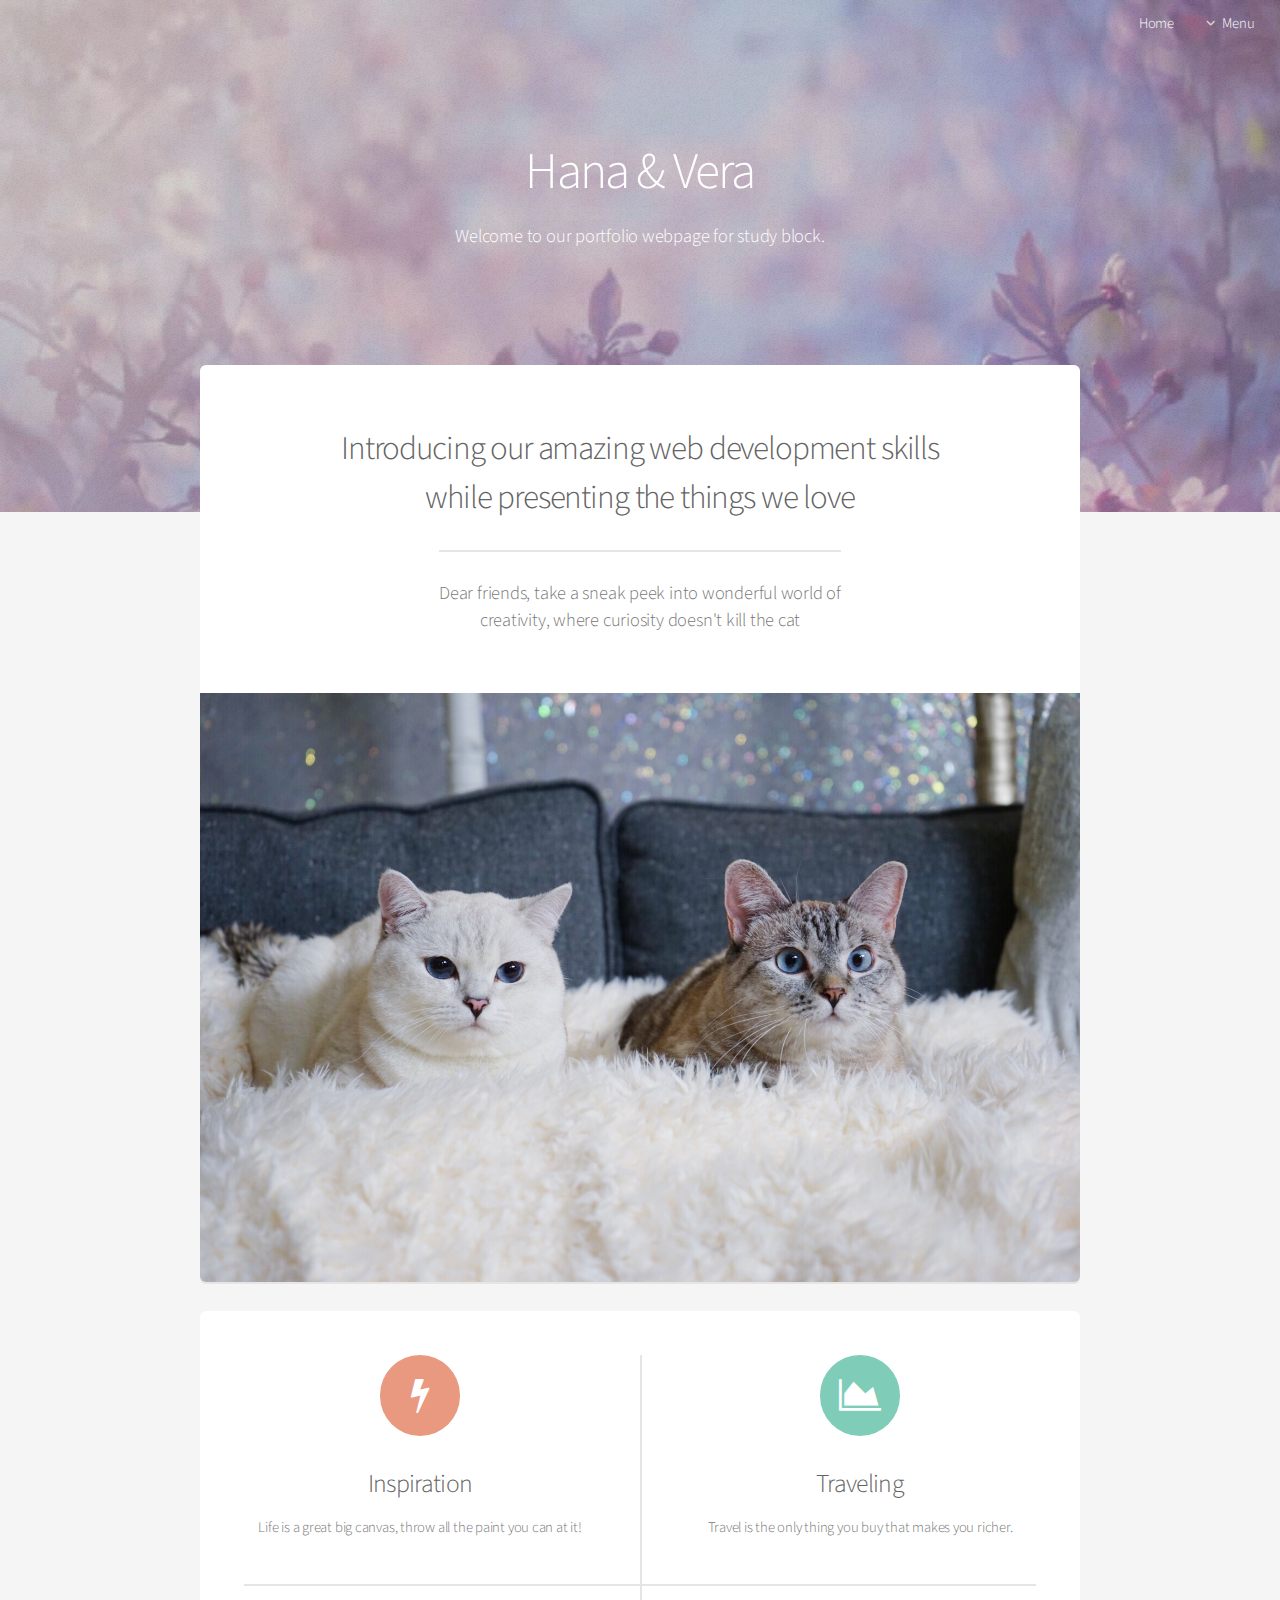
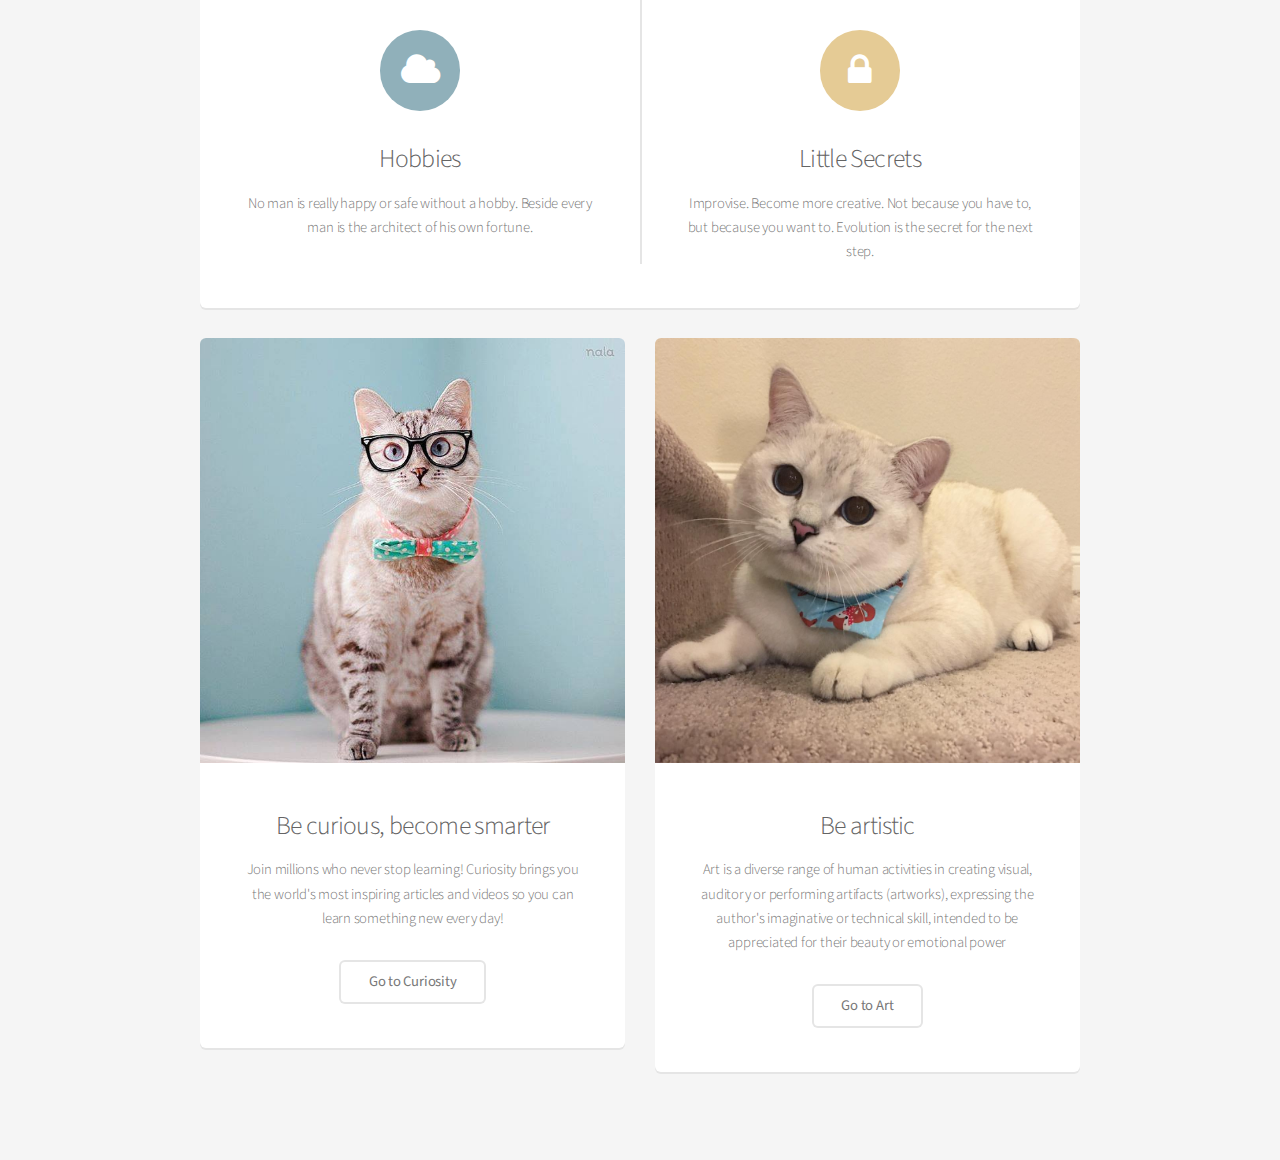
<file: index.html>
<!DOCTYPE HTML>
<!--
	Alpha by HTML5 UP
	html5up.net | @ajlkn
	Free for personal and commercial use under the CCA 3.0 license (html5up.net/license)
-->
<html>
	<head>
		<!--<title>Alpha by HTML5 UP</title> -->
		<title>Hana & Vera</title>
		<meta charset="utf-8" />
		<meta name="viewport" content="width=device-width, initial-scale=1" />
		<!--[if lte IE 8]><script src="assets/js/ie/html5shiv.js"></script><![endif]-->
		<link rel="stylesheet" href="assets/css/main.css" />
		<!--[if lte IE 8]><link rel="stylesheet" href="assets/css/ie8.css" /><![endif]-->
	</head>
	<body class="landing">
		<div id="page-wrapper">

			<!-- Header -->
				<header id="header" class="alt">
					<!--<h1><a href="index.html">Alpha</a> by HTML5 UP</h1> -->
					<nav id="nav">
						<ul>
							<li><a href="index.html">Home</a></li>
							<li>
								<a href="#" class="icon fa-angle-down">Menu</a>
								<ul>
									<li><a href="hana.html">Hana</a></li>
									<li><a href="vera.html">Vera</a></li>
									<li><a href="contact.html">Contact Us</a></li>
								</ul>
							</li>
						</ul>
					</nav>
				</header>

			<!-- Banner -->
				<section id="banner">
					<h2>Hana & Vera</h2>
					<p>Welcome to our portfolio webpage for study block.</p>
				</section>

			<!-- Main -->
				<section id="main" class="container">

					<section class="box special">
						<header class="major">
							<h2>Introducing our amazing web development skills
							<br />
							while presenting the things we love</h2>
							<p>Dear friends, take a sneak peek into wonderful world of  <br />
							creativity, where curiosity doesn't kill the cat</p>
						</header>
						<span class="image featured"><img src="images/wccnala.jpg" alt="" /></span>
					</section>

					<section class="box special features">
						<div class="features-row">
							<section>
								<span class="icon major fa-bolt accent2"></span>
								<h3>Inspiration</h3>
								<p>Life is a great big canvas, throw all the paint you can at it!</p>
							</section>
							<section>
								<span class="icon major fa-area-chart accent3"></span>
								<h3>Traveling</h3>
								<p>Travel is the only thing you buy that makes you richer.</p>
							</section>
						</div>
						<div class="features-row">
							<section>
								<span class="icon major fa-cloud accent4"></span>
								<h3>Hobbies</h3>
								<p>No man is really happy or safe without a hobby. Beside every man is the architect of his own fortune.</p>
							</section>
							<section>
								<span class="icon major fa-lock accent5"></span>
								<h3>Little Secrets</h3>
								<p>Improvise. Become more creative. Not because you have to, but because you want to. Evolution is the secret for the next step.</p>
							</section>
						</div>
					</section>

					<div class="row">
						<div class="6u 12u(narrower)">

							<section class="box special">
								<span class="image featured"><img src="images/nalaglasses.jpg" alt="" /></span>
								<h3>Be curious, become smarter</h3>
								<p>Join millions who never stop learning! Curiosity brings you the world's most inspiring articles and videos so you can learn something new every day!</p>
								<ul class="actions">
									<li><a href="https://curiosity.com/" class="button alt">Go to Curiosity</a></li>
								</ul>
							</section>

						</div>
						<div class="6u 12u(narrower)">

							<section class="box special">
								<span class="image featured"><img src="images/wcc.jpg" alt="" /></span>
								<h3>Be artistic</h3>
								<p>Art is a diverse range of human activities in creating visual, auditory or performing artifacts (artworks), expressing the author's imaginative or technical skill, intended to be appreciated for their beauty or emotional power</p>
								<ul class="actions">
									<li><a href="https://www.art.com/shop/art-subjects/" class="button alt">Go to Art</a></li>
								</ul>
							</section>

						</div>
					</div>

				</section>


		</div>

		<!-- Scripts -->
			<script src="assets/js/jquery.min.js"></script>
			<script src="assets/js/jquery.dropotron.min.js"></script>
			<script src="assets/js/jquery.scrollgress.min.js"></script>
			<script src="assets/js/skel.min.js"></script>
			<script src="assets/js/util.js"></script>
			<!--[if lte IE 8]><script src="assets/js/ie/respond.min.js"></script><![endif]-->
			<script src="assets/js/main.js"></script>

	</body>
</html>
</file>
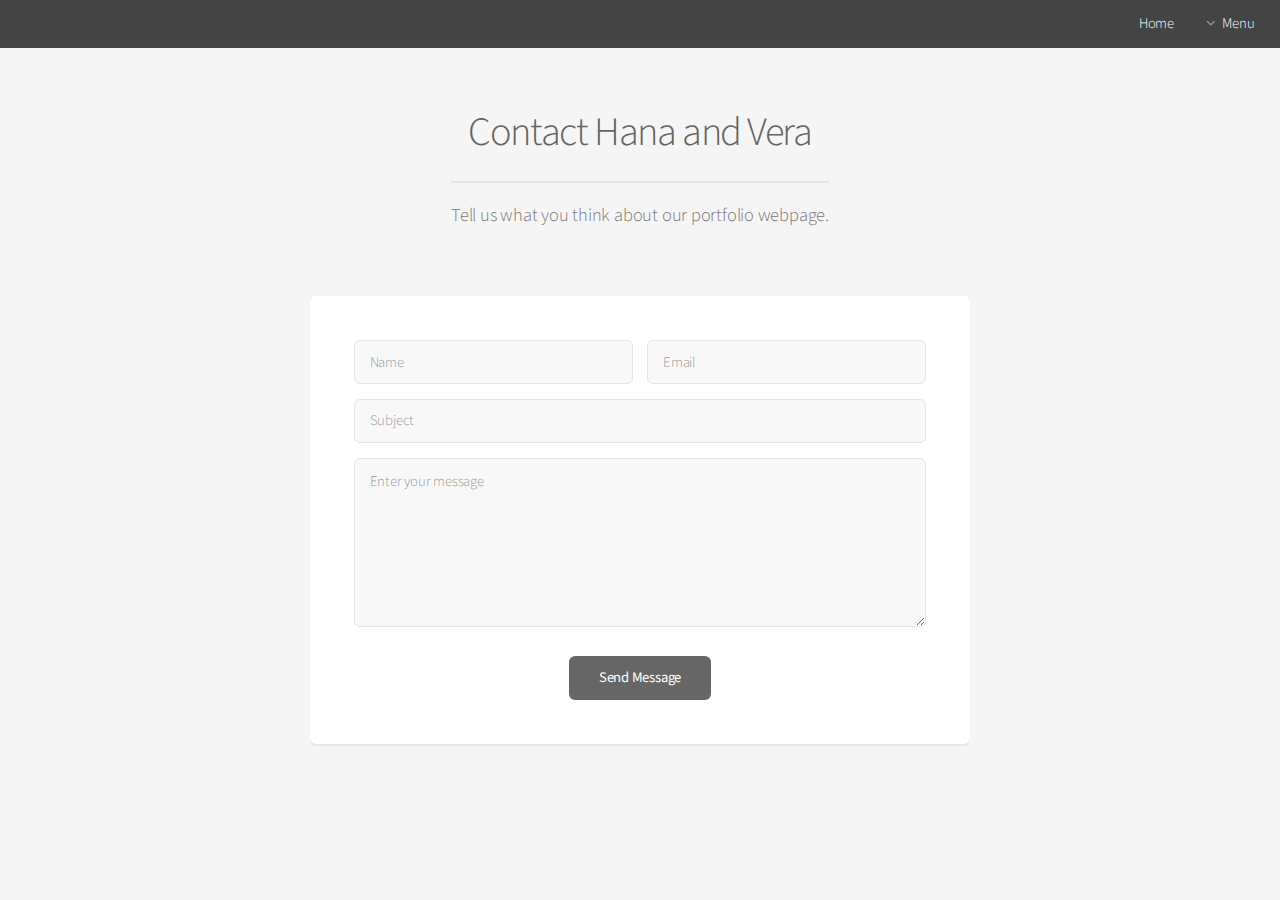
<file: contact.html>
<!DOCTYPE HTML>
<!--
	Alpha by HTML5 UP
	html5up.net | @ajlkn
	Free for personal and commercial use under the CCA 3.0 license (html5up.net/license)
-->
<html>
	<head>
		<title>Contact - Alpha by HTML5 UP</title>
		<meta charset="utf-8" />
		<meta name="viewport" content="width=device-width, initial-scale=1" />
		<!--[if lte IE 8]><script src="assets/js/ie/html5shiv.js"></script><![endif]-->
		<link rel="stylesheet" href="assets/css/main.css" />
		<!--[if lte IE 8]><link rel="stylesheet" href="assets/css/ie8.css" /><![endif]-->
	</head>
	<body>
		<div id="page-wrapper">

			<!-- Header -->
			<header id="header">
				<!-- <h1><a href="index.html">Alpha</a> by HTML5 UP</h1> -->
				<nav id="nav">
					<ul>
						<li><a href="index.html">Home</a></li>
						<li>
							<a href="#" class="icon fa-angle-down">Menu</a>
							<ul>
								<li><a href="hana.html">Hana</a></li>
								<li><a href="vera.html">Vera</a></li>
								<li><a href="contact.html">Contact Us</a></li>
							</ul>
						</li>
					</ul>
				</nav>
			</header>

			<!-- Main -->
				<section id="main" class="container 75%">
					<header>
						<h2>Contact Hana and Vera</h2>
						<p>Tell us what you think about our portfolio webpage.</p>
					</header>
					<div class="box">
						<form method="post" action="#">
							<div class="row uniform 50%">
								<div class="6u 12u(mobilep)">
									<input type="text" name="name" id="name" value="" placeholder="Name" />
								</div>
								<div class="6u 12u(mobilep)">
									<input type="email" name="email" id="email" value="" placeholder="Email" />
								</div>
							</div>
							<div class="row uniform 50%">
								<div class="12u">
									<input type="text" name="subject" id="subject" value="" placeholder="Subject" />
								</div>
							</div>
							<div class="row uniform 50%">
								<div class="12u">
									<textarea name="message" id="message" placeholder="Enter your message" rows="6"></textarea>
								</div>
							</div>
							<div class="row uniform">
								<div class="12u">
									<ul class="actions align-center">
										<li><input type="submit" value="Send Message" "/></li>
									</ul>
								</div>
							</div>
						</form>
					</div>
				</section>


		</div>

		<!-- Scripts -->
			<script src="assets/js/jquery.min.js"></script>
			<script src="assets/js/jquery.dropotron.min.js"></script>
			<script src="assets/js/jquery.scrollgress.min.js"></script>
			<script src="assets/js/skel.min.js"></script>
			<script src="assets/js/util.js"></script>
			<!--[if lte IE 8]><script src="assets/js/ie/respond.min.js"></script><![endif]-->
			<script src="assets/js/main.js"></script>

	</body>
</html>
</file>
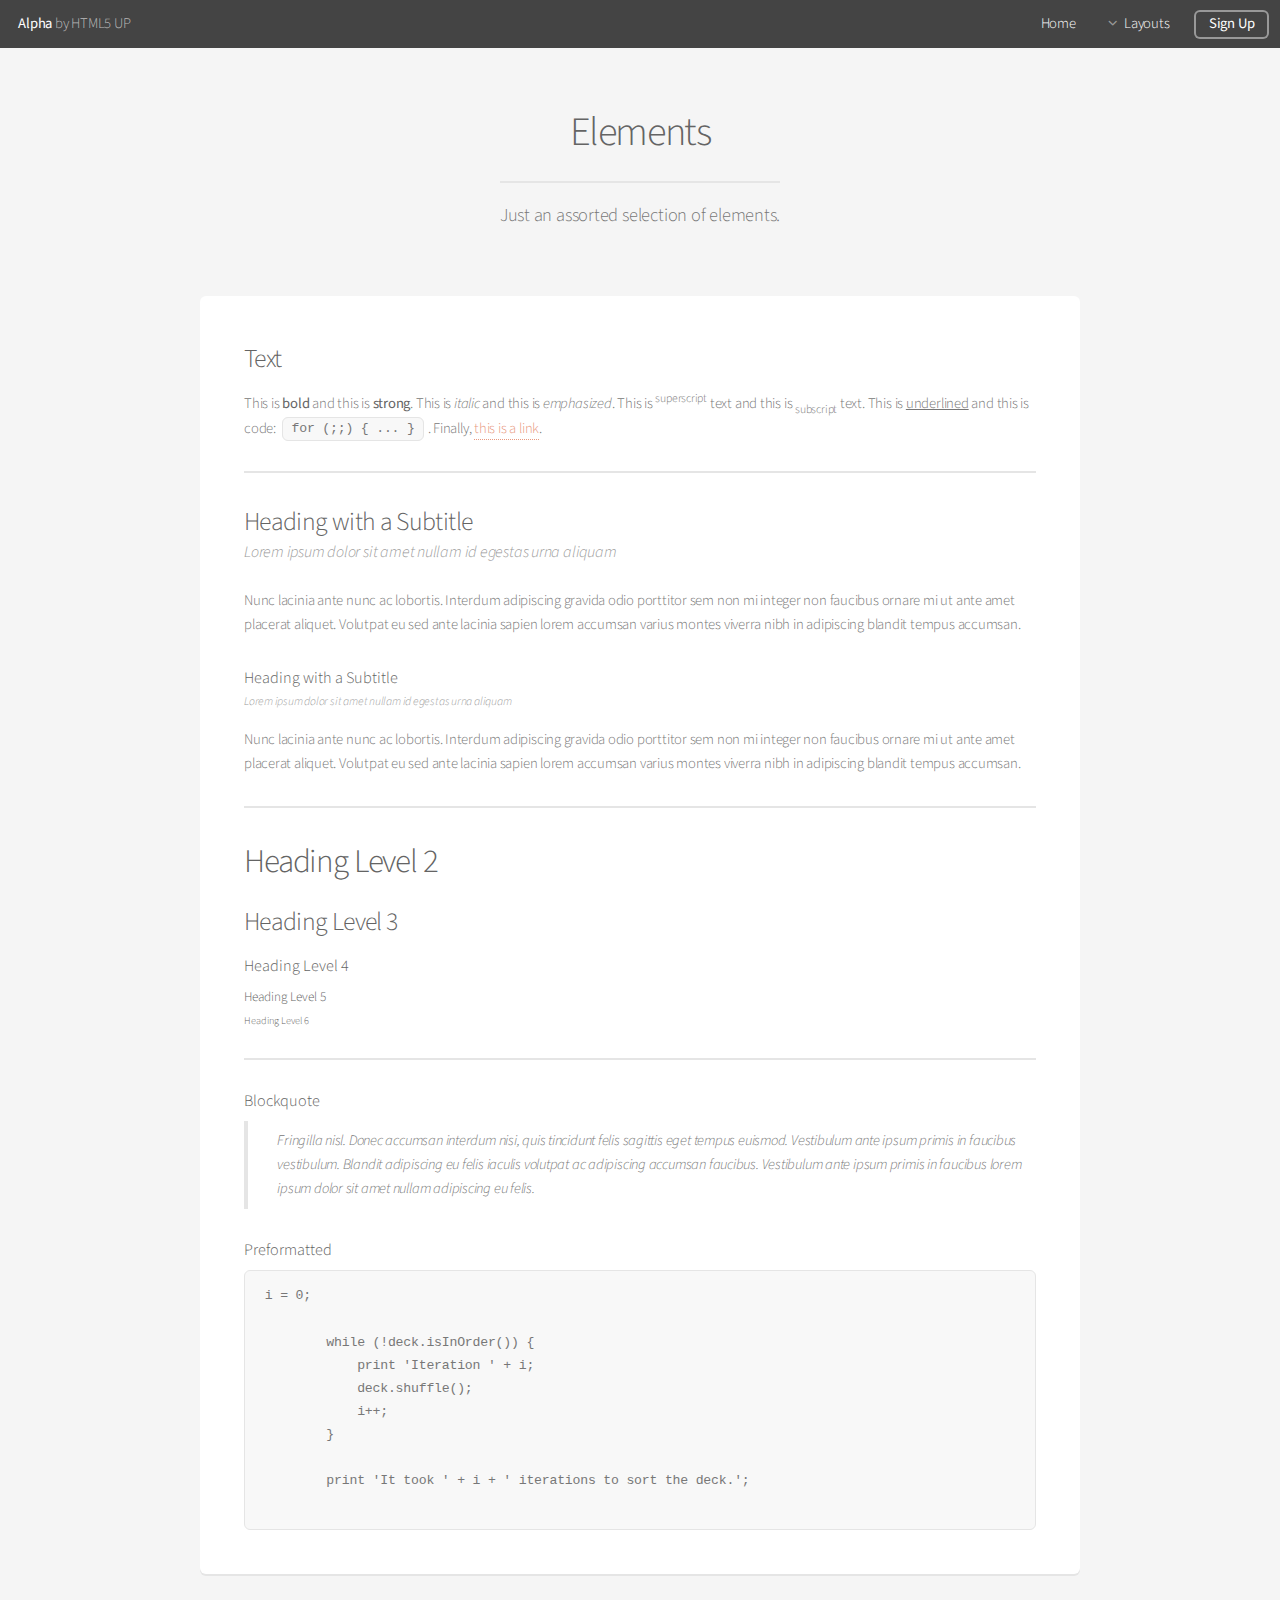
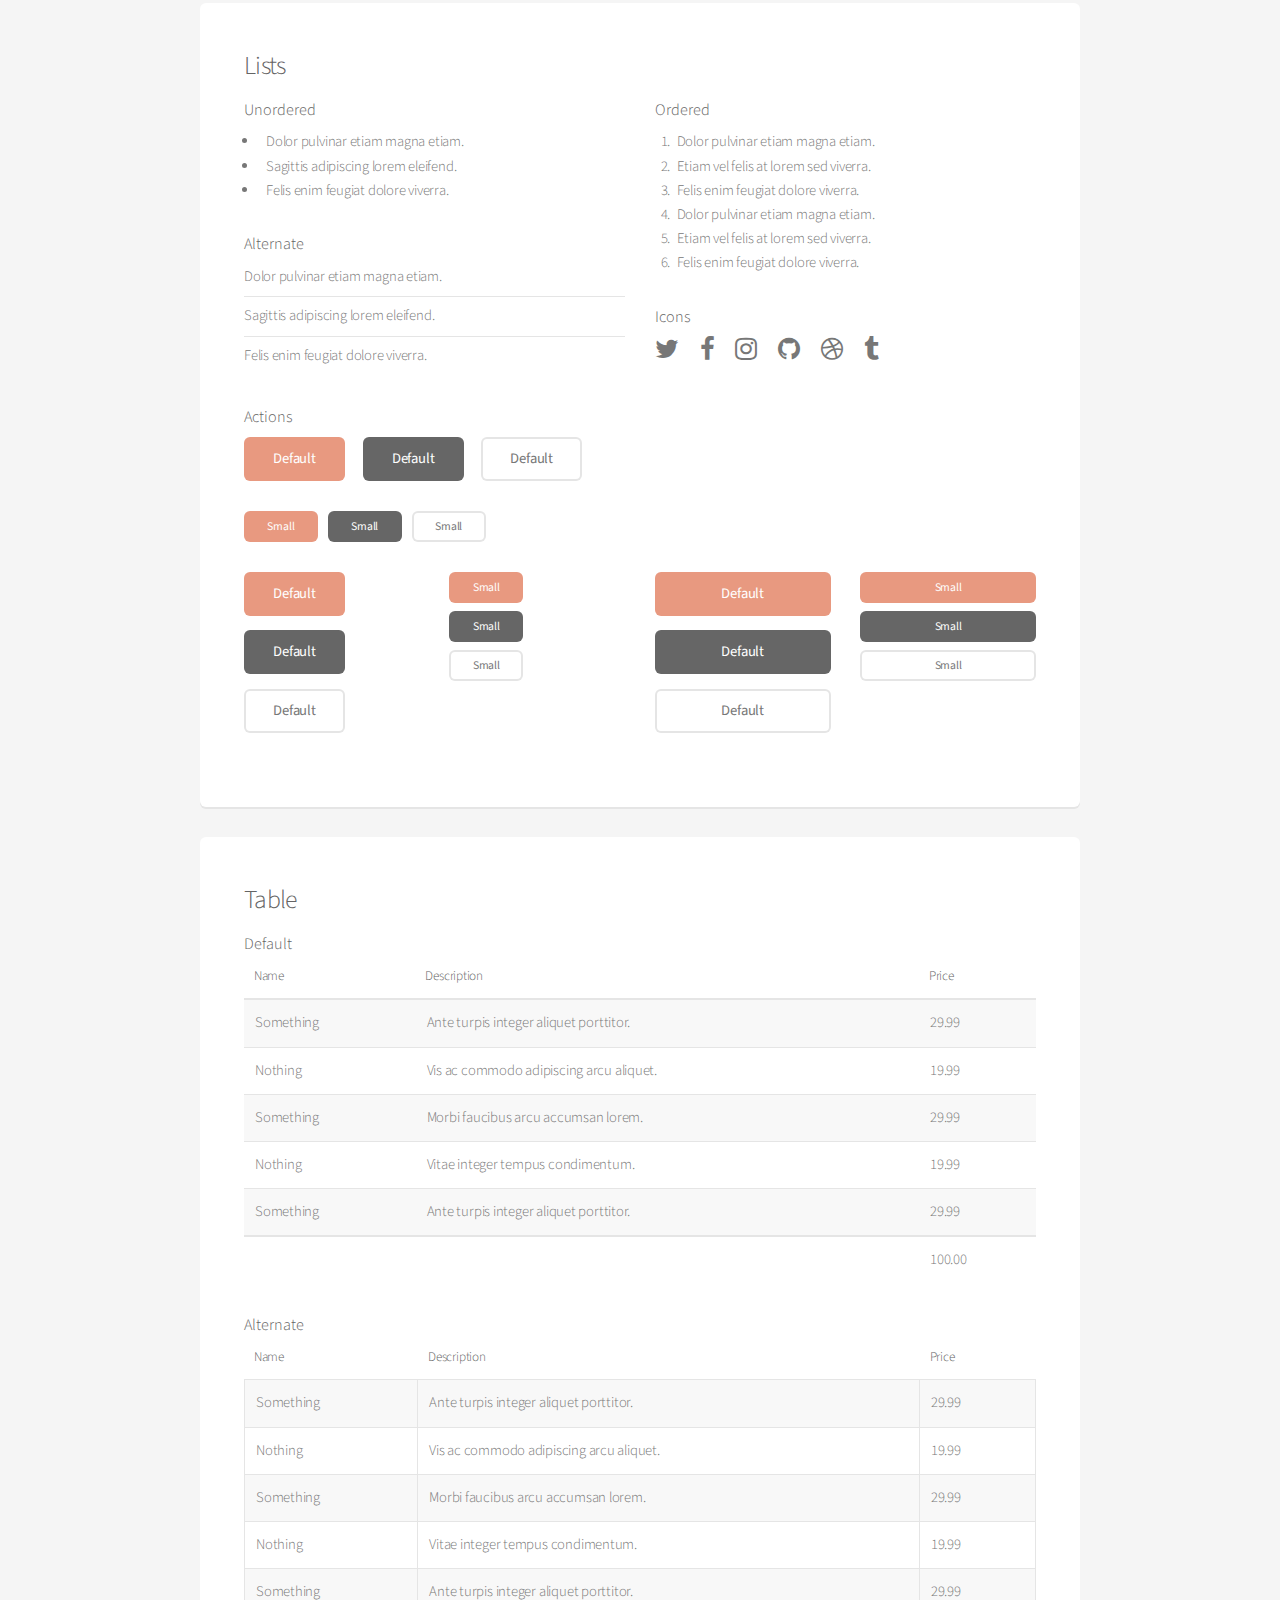
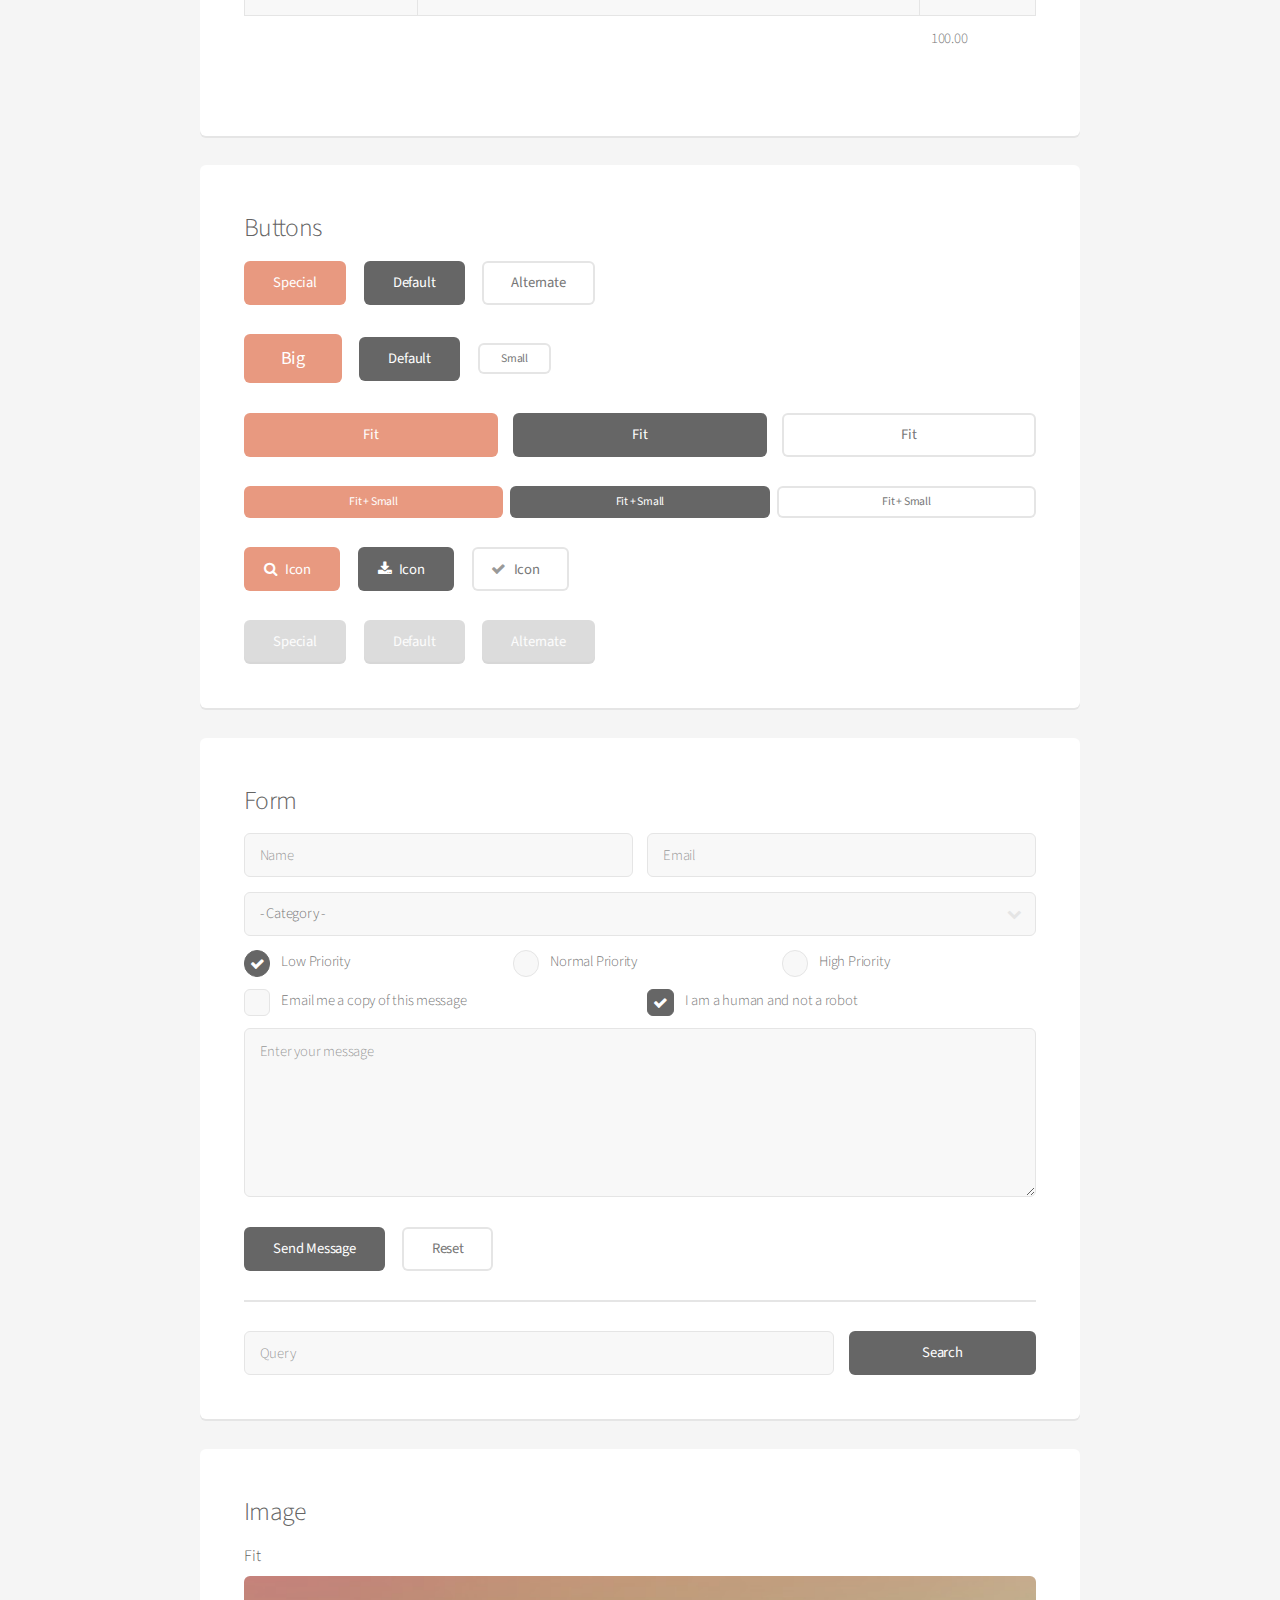
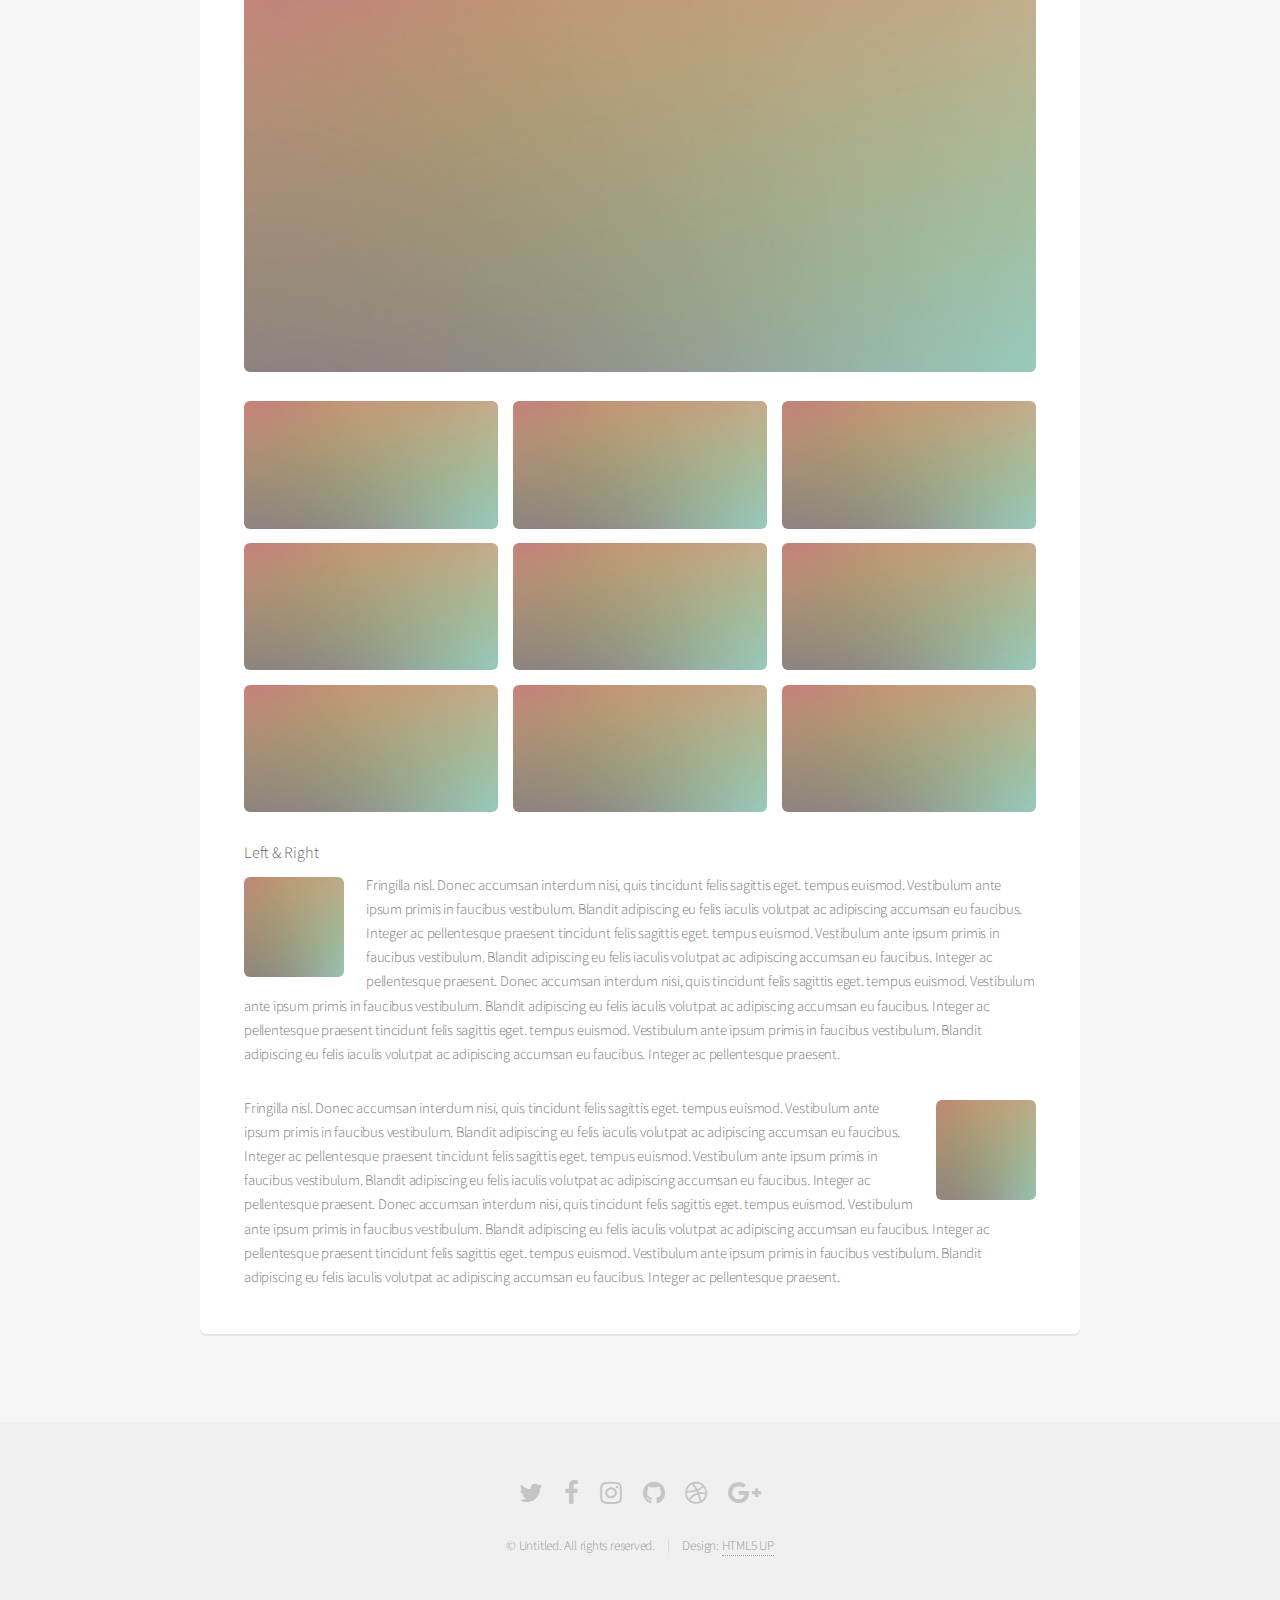
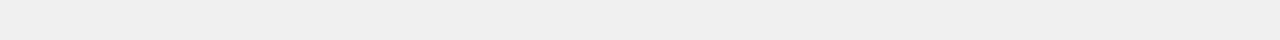
<file: elements.html>
<!DOCTYPE HTML>
<!--
	Alpha by HTML5 UP
	html5up.net | @ajlkn
	Free for personal and commercial use under the CCA 3.0 license (html5up.net/license)
-->
<html>
	<head>
		<title>Elements - Alpha by HTML5 UP</title>
		<meta charset="utf-8" />
		<meta name="viewport" content="width=device-width, initial-scale=1" />
		<!--[if lte IE 8]><script src="assets/js/ie/html5shiv.js"></script><![endif]-->
		<link rel="stylesheet" href="assets/css/main.css" />
		<!--[if lte IE 8]><link rel="stylesheet" href="assets/css/ie8.css" /><![endif]-->
	</head>
	<body>
		<div id="page-wrapper">

			<!-- Header -->
				<header id="header">
					<h1><a href="index.html">Alpha</a> by HTML5 UP</h1>
					<nav id="nav">
						<ul>
							<li><a href="index.html">Home</a></li>
							<li>
								<a href="#" class="icon fa-angle-down">Layouts</a>
								<ul>
									<li><a href="generic.html">Generic</a></li>
									<li><a href="contact.html">Contact</a></li>
									<li><a href="elements.html">Elements</a></li>
									<li>
										<a href="#">Submenu</a>
										<ul>
											<li><a href="#">Option One</a></li>
											<li><a href="#">Option Two</a></li>
											<li><a href="#">Option Three</a></li>
											<li><a href="#">Option Four</a></li>
										</ul>
									</li>
								</ul>
							</li>
							<li><a href="#" class="button">Sign Up</a></li>
						</ul>
					</nav>
				</header>

			<!-- Main -->
				<section id="main" class="container">
					<header>
						<h2>Elements</h2>
						<p>Just an assorted selection of elements.</p>
					</header>
					<div class="row">
						<div class="12u">

							<!-- Text -->
								<section class="box">
									<h3>Text</h3>
									<p>This is <b>bold</b> and this is <strong>strong</strong>. This is <i>italic</i> and this is <em>emphasized</em>.
									This is <sup>superscript</sup> text and this is <sub>subscript</sub> text.
									This is <u>underlined</u> and this is code: <code>for (;;) { ... }</code>. Finally, <a href="#">this is a link</a>.</p>

									<hr />

									<header>
										<h3>Heading with a Subtitle</h3>
										<p>Lorem ipsum dolor sit amet nullam id egestas urna aliquam</p>
									</header>
									<p>Nunc lacinia ante nunc ac lobortis. Interdum adipiscing gravida odio porttitor sem non mi integer non faucibus ornare mi ut ante amet placerat aliquet. Volutpat eu sed ante lacinia sapien lorem accumsan varius montes viverra nibh in adipiscing blandit tempus accumsan.</p>
									<header>
										<h4>Heading with a Subtitle</h4>
										<p>Lorem ipsum dolor sit amet nullam id egestas urna aliquam</p>
									</header>
									<p>Nunc lacinia ante nunc ac lobortis. Interdum adipiscing gravida odio porttitor sem non mi integer non faucibus ornare mi ut ante amet placerat aliquet. Volutpat eu sed ante lacinia sapien lorem accumsan varius montes viverra nibh in adipiscing blandit tempus accumsan.</p>

									<hr />

									<h2>Heading Level 2</h2>
									<h3>Heading Level 3</h3>
									<h4>Heading Level 4</h4>
									<h5>Heading Level 5</h5>
									<h6>Heading Level 6</h6>

									<hr />

									<h4>Blockquote</h4>
									<blockquote>Fringilla nisl. Donec accumsan interdum nisi, quis tincidunt felis sagittis eget tempus euismod. Vestibulum ante ipsum primis in faucibus vestibulum. Blandit adipiscing eu felis iaculis volutpat ac adipiscing accumsan faucibus. Vestibulum ante ipsum primis in faucibus lorem ipsum dolor sit amet nullam adipiscing eu felis.</blockquote>

									<h4>Preformatted</h4>
									<pre>i = 0;

	while (!deck.isInOrder()) {
	    print 'Iteration ' + i;
	    deck.shuffle();
	    i++;
	}

	print 'It took ' + i + ' iterations to sort the deck.';
	</pre>
								</section>

						</div>
					</div>
					<div class="row">
						<div class="12u">

							<!-- Lists -->
								<section class="box">
									<h3>Lists</h3>
									<div class="row">
										<div class="6u 12u(mobilep)">

											<h4>Unordered</h4>
											<ul>
												<li>Dolor pulvinar etiam magna etiam.</li>
												<li>Sagittis adipiscing lorem eleifend.</li>
												<li>Felis enim feugiat dolore viverra.</li>
											</ul>

											<h4>Alternate</h4>
											<ul class="alt">
												<li>Dolor pulvinar etiam magna etiam.</li>
												<li>Sagittis adipiscing lorem eleifend.</li>
												<li>Felis enim feugiat dolore viverra.</li>
											</ul>

										</div>
										<div class="6u 12u(mobilep)">

											<h4>Ordered</h4>
											<ol>
												<li>Dolor pulvinar etiam magna etiam.</li>
												<li>Etiam vel felis at lorem sed viverra.</li>
												<li>Felis enim feugiat dolore viverra.</li>
												<li>Dolor pulvinar etiam magna etiam.</li>
												<li>Etiam vel felis at lorem sed viverra.</li>
												<li>Felis enim feugiat dolore viverra.</li>
											</ol>

											<h4>Icons</h4>
											<ul class="icons">
												<li><a href="#" class="icon fa-twitter"><span class="label">Twitter</span></a></li>
												<li><a href="#" class="icon fa-facebook"><span class="label">Facebook</span></a></li>
												<li><a href="#" class="icon fa-instagram"><span class="label">Instagram</span></a></li>
												<li><a href="#" class="icon fa-github"><span class="label">Github</span></a></li>
												<li><a href="#" class="icon fa-dribbble"><span class="label">Dribbble</span></a></li>
												<li><a href="#" class="icon fa-tumblr"><span class="label">Tumblr</span></a></li>
											</ul>

										</div>
									</div>

									<h4>Actions</h4>
									<ul class="actions">
										<li><a href="#" class="button special">Default</a></li>
										<li><a href="#" class="button">Default</a></li>
										<li><a href="#" class="button alt">Default</a></li>
									</ul>
									<ul class="actions small">
										<li><a href="#" class="button special small">Small</a></li>
										<li><a href="#" class="button small">Small</a></li>
										<li><a href="#" class="button alt small">Small</a></li>
									</ul>
									<div class="row">
										<div class="3u 6u(narrower) 12u$(mobilep)">
											<ul class="actions vertical">
												<li><a href="#" class="button special">Default</a></li>
												<li><a href="#" class="button">Default</a></li>
												<li><a href="#" class="button alt">Default</a></li>
											</ul>
										</div>
										<div class="3u 6u$(narrower) 12u$(mobilep)">
											<ul class="actions vertical small">
												<li><a href="#" class="button special small">Small</a></li>
												<li><a href="#" class="button small">Small</a></li>
												<li><a href="#" class="button alt small">Small</a></li>
											</ul>
										</div>
										<div class="3u 6u(narrower) 12u$(mobilep)">
											<ul class="actions vertical">
												<li><a href="#" class="button special fit">Default</a></li>
												<li><a href="#" class="button fit">Default</a></li>
												<li><a href="#" class="button alt fit">Default</a></li>
											</ul>
										</div>
										<div class="3u 6u$(narrower) 12u$(mobilep)">
											<ul class="actions vertical small">
												<li><a href="#" class="button special small fit">Small</a></li>
												<li><a href="#" class="button small fit">Small</a></li>
												<li><a href="#" class="button alt small fit">Small</a></li>
											</ul>
										</div>
									</div>
								</section>

						</div>
					</div>
					<div class="row">
						<div class="12u">

							<!-- Table -->
								<section class="box">
									<h3>Table</h3>

									<h4>Default</h4>
									<div class="table-wrapper">
										<table>
											<thead>
												<tr>
													<th>Name</th>
													<th>Description</th>
													<th>Price</th>
												</tr>
											</thead>
											<tbody>
												<tr>
													<td>Something</td>
													<td>Ante turpis integer aliquet porttitor.</td>
													<td>29.99</td>
												</tr>
												<tr>
													<td>Nothing</td>
													<td>Vis ac commodo adipiscing arcu aliquet.</td>
													<td>19.99</td>
												</tr>
												<tr>
													<td>Something</td>
													<td> Morbi faucibus arcu accumsan lorem.</td>
													<td>29.99</td>
												</tr>
												<tr>
													<td>Nothing</td>
													<td>Vitae integer tempus condimentum.</td>
													<td>19.99</td>
												</tr>
												<tr>
													<td>Something</td>
													<td>Ante turpis integer aliquet porttitor.</td>
													<td>29.99</td>
												</tr>
											</tbody>
											<tfoot>
												<tr>
													<td colspan="2"></td>
													<td>100.00</td>
												</tr>
											</tfoot>
										</table>
									</div>

									<h4>Alternate</h4>
									<div class="table-wrapper">
										<table class="alt">
											<thead>
												<tr>
													<th>Name</th>
													<th>Description</th>
													<th>Price</th>
												</tr>
											</thead>
											<tbody>
												<tr>
													<td>Something</td>
													<td>Ante turpis integer aliquet porttitor.</td>
													<td>29.99</td>
												</tr>
												<tr>
													<td>Nothing</td>
													<td>Vis ac commodo adipiscing arcu aliquet.</td>
													<td>19.99</td>
												</tr>
												<tr>
													<td>Something</td>
													<td> Morbi faucibus arcu accumsan lorem.</td>
													<td>29.99</td>
												</tr>
												<tr>
													<td>Nothing</td>
													<td>Vitae integer tempus condimentum.</td>
													<td>19.99</td>
												</tr>
												<tr>
													<td>Something</td>
													<td>Ante turpis integer aliquet porttitor.</td>
													<td>29.99</td>
												</tr>
											</tbody>
											<tfoot>
												<tr>
													<td colspan="2"></td>
													<td>100.00</td>
												</tr>
											</tfoot>
										</table>
									</div>
								</section>

						</div>
					</div>
					<div class="row">
						<div class="12u">

							<!-- Buttons -->
								<section class="box">
									<h3>Buttons</h3>
									<ul class="actions">
										<li><a href="#" class="button special">Special</a></li>
										<li><a href="#" class="button">Default</a></li>
										<li><a href="#" class="button alt">Alternate</a></li>
									</ul>
									<ul class="actions">
										<li><a href="#" class="button special big">Big</a></li>
										<li><a href="#" class="button">Default</a></li>
										<li><a href="#" class="button alt small">Small</a></li>
									</ul>
									<ul class="actions fit">
										<li><a href="#" class="button special fit">Fit</a></li>
										<li><a href="#" class="button fit">Fit</a></li>
										<li><a href="#" class="button alt fit">Fit</a></li>
									</ul>
									<ul class="actions fit small">
										<li><a href="#" class="button special fit small">Fit + Small</a></li>
										<li><a href="#" class="button fit small">Fit + Small</a></li>
										<li><a href="#" class="button alt fit small">Fit + Small</a></li>
									</ul>
									<ul class="actions">
										<li><a href="#" class="button special icon fa-search">Icon</a></li>
										<li><a href="#" class="button icon fa-download">Icon</a></li>
										<li><a href="#" class="button alt icon fa-check">Icon</a></li>
									</ul>
									<ul class="actions">
										<li><span class="button special disabled">Special</span></li>
										<li><span class="button disabled">Default</span></li>
										<li><span class="button alt disabled">Alternate</span></li>
									</ul>
								</section>

						</div>
					</div>
					<div class="row">
						<div class="12u">

							<!-- Form -->
								<section class="box">
									<h3>Form</h3>
									<form method="post" action="#">
										<div class="row uniform 50%">
											<div class="6u 12u(mobilep)">
												<input type="text" name="name" id="name" value="" placeholder="Name" />
											</div>
											<div class="6u 12u(mobilep)">
												<input type="email" name="email" id="email" value="" placeholder="Email" />
											</div>
										</div>
										<div class="row uniform 50%">
											<div class="12u">
												<div class="select-wrapper">
													<select name="category" id="category">
														<option value="">- Category -</option>
														<option value="1">Manufacturing</option>
														<option value="1">Shipping</option>
														<option value="1">Administration</option>
														<option value="1">Human Resources</option>
													</select>
												</div>
											</div>
										</div>
										<div class="row uniform 50%">
											<div class="4u 12u(narrower)">
												<input type="radio" id="priority-low" name="priority" checked>
												<label for="priority-low">Low Priority</label>
											</div>
											<div class="4u 12u(narrower)">
												<input type="radio" id="priority-normal" name="priority">
												<label for="priority-normal">Normal Priority</label>
											</div>
											<div class="4u 12u(narrower)">
												<input type="radio" id="priority-high" name="priority">
												<label for="priority-high">High Priority</label>
											</div>
										</div>
										<div class="row uniform 50%">
											<div class="6u 12u(narrower)">
												<input type="checkbox" id="copy" name="copy">
												<label for="copy">Email me a copy of this message</label>
											</div>
											<div class="6u 12u(narrower)">
												<input type="checkbox" id="human" name="human" checked>
												<label for="human">I am a human and not a robot</label>
											</div>
										</div>
										<div class="row uniform 50%">
											<div class="12u">
												<textarea name="message" id="message" placeholder="Enter your message" rows="6"></textarea>
											</div>
										</div>
										<div class="row uniform">
											<div class="12u">
												<ul class="actions">
													<li><input type="submit" value="Send Message" /></li>
													<li><input type="reset" value="Reset" class="alt" /></li>
												</ul>
											</div>
										</div>
									</form>

									<hr />

									<form method="post" action="#">
										<div class="row uniform 50%">
											<div class="9u 12u(mobilep)">
												<input type="text" name="query" id="query" value="" placeholder="Query" />
											</div>
											<div class="3u 12u(mobilep)">
												<input type="submit" value="Search" class="fit" />
											</div>
										</div>
									</form>
								</section>

						</div>
					</div>
					<div class="row">
						<div class="12u">

							<!-- Image -->
								<section class="box">
									<h3>Image</h3>
									<h4>Fit</h4>
									<span class="image fit"><img src="images/pic04.jpg" alt="" /></span>
									<div class="box alt">
										<div class="row no-collapse 50% uniform">
											<div class="4u"><span class="image fit"><img src="images/pic04.jpg" alt="" /></span></div>
											<div class="4u"><span class="image fit"><img src="images/pic04.jpg" alt="" /></span></div>
											<div class="4u"><span class="image fit"><img src="images/pic04.jpg" alt="" /></span></div>
										</div>
										<div class="row no-collapse 50% uniform">
											<div class="4u"><span class="image fit"><img src="images/pic04.jpg" alt="" /></span></div>
											<div class="4u"><span class="image fit"><img src="images/pic04.jpg" alt="" /></span></div>
											<div class="4u"><span class="image fit"><img src="images/pic04.jpg" alt="" /></span></div>
										</div>
										<div class="row no-collapse 50% uniform">
											<div class="4u"><span class="image fit"><img src="images/pic04.jpg" alt="" /></span></div>
											<div class="4u"><span class="image fit"><img src="images/pic04.jpg" alt="" /></span></div>
											<div class="4u"><span class="image fit"><img src="images/pic04.jpg" alt="" /></span></div>
										</div>
									</div>

									<h4>Left &amp; Right</h4>
									<p><span class="image left"><img src="images/pic05.jpg" alt="" /></span>Fringilla nisl. Donec accumsan interdum nisi, quis tincidunt felis sagittis eget. tempus euismod. Vestibulum ante ipsum primis in faucibus vestibulum. Blandit adipiscing eu felis iaculis volutpat ac adipiscing accumsan eu faucibus. Integer ac pellentesque praesent tincidunt felis sagittis eget. tempus euismod. Vestibulum ante ipsum primis in faucibus vestibulum. Blandit adipiscing eu felis iaculis volutpat ac adipiscing accumsan eu faucibus. Integer ac pellentesque praesent. Donec accumsan interdum nisi, quis tincidunt felis sagittis eget. tempus euismod. Vestibulum ante ipsum primis in faucibus vestibulum. Blandit adipiscing eu felis iaculis volutpat ac adipiscing accumsan eu faucibus. Integer ac pellentesque praesent tincidunt felis sagittis eget. tempus euismod. Vestibulum ante ipsum primis in faucibus vestibulum. Blandit adipiscing eu felis iaculis volutpat ac adipiscing accumsan eu faucibus. Integer ac pellentesque praesent.</p>
									<p><span class="image right"><img src="images/pic05.jpg" alt="" /></span>Fringilla nisl. Donec accumsan interdum nisi, quis tincidunt felis sagittis eget. tempus euismod. Vestibulum ante ipsum primis in faucibus vestibulum. Blandit adipiscing eu felis iaculis volutpat ac adipiscing accumsan eu faucibus. Integer ac pellentesque praesent tincidunt felis sagittis eget. tempus euismod. Vestibulum ante ipsum primis in faucibus vestibulum. Blandit adipiscing eu felis iaculis volutpat ac adipiscing accumsan eu faucibus. Integer ac pellentesque praesent. Donec accumsan interdum nisi, quis tincidunt felis sagittis eget. tempus euismod. Vestibulum ante ipsum primis in faucibus vestibulum. Blandit adipiscing eu felis iaculis volutpat ac adipiscing accumsan eu faucibus. Integer ac pellentesque praesent tincidunt felis sagittis eget. tempus euismod. Vestibulum ante ipsum primis in faucibus vestibulum. Blandit adipiscing eu felis iaculis volutpat ac adipiscing accumsan eu faucibus. Integer ac pellentesque praesent.</p>
								</section>

						</div>
					</div>
				</section>

			<!-- Footer -->
				<footer id="footer">
					<ul class="icons">
						<li><a href="#" class="icon fa-twitter"><span class="label">Twitter</span></a></li>
						<li><a href="#" class="icon fa-facebook"><span class="label">Facebook</span></a></li>
						<li><a href="#" class="icon fa-instagram"><span class="label">Instagram</span></a></li>
						<li><a href="#" class="icon fa-github"><span class="label">Github</span></a></li>
						<li><a href="#" class="icon fa-dribbble"><span class="label">Dribbble</span></a></li>
						<li><a href="#" class="icon fa-google-plus"><span class="label">Google+</span></a></li>
					</ul>
					<ul class="copyright">
						<li>&copy; Untitled. All rights reserved.</li><li>Design: <a href="http://html5up.net">HTML5 UP</a></li>
					</ul>
				</footer>

		</div>

		<!-- Scripts -->
			<script src="assets/js/jquery.min.js"></script>
			<script src="assets/js/jquery.dropotron.min.js"></script>
			<script src="assets/js/jquery.scrollgress.min.js"></script>
			<script src="assets/js/skel.min.js"></script>
			<script src="assets/js/util.js"></script>
			<!--[if lte IE 8]><script src="assets/js/ie/respond.min.js"></script><![endif]-->
			<script src="assets/js/main.js"></script>

	</body>
</html>
</file>
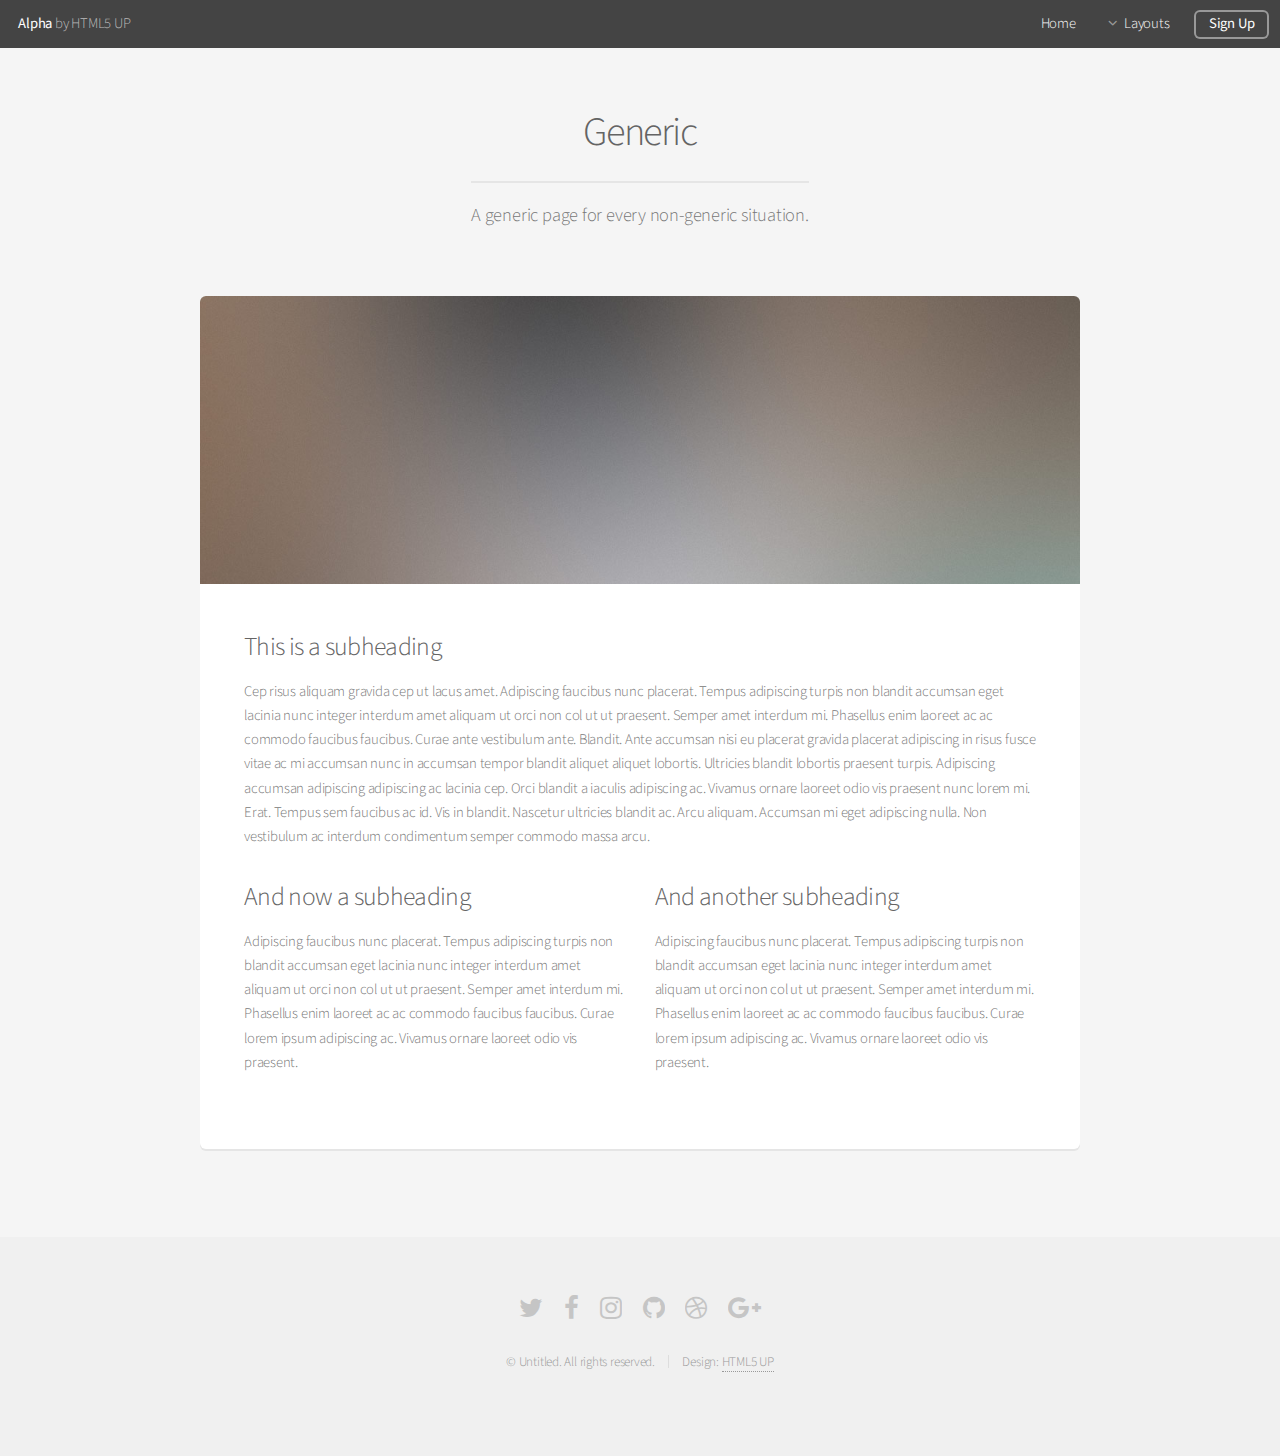
<file: generic.html>
<!DOCTYPE HTML>
<!--
	Alpha by HTML5 UP
	html5up.net | @ajlkn
	Free for personal and commercial use under the CCA 3.0 license (html5up.net/license)
-->
<html>
	<head>
		<title>Generic - Alpha by HTML5 UP</title>
		<meta charset="utf-8" />
		<meta name="viewport" content="width=device-width, initial-scale=1" />
		<!--[if lte IE 8]><script src="assets/js/ie/html5shiv.js"></script><![endif]-->
		<link rel="stylesheet" href="assets/css/main.css" />
		<!--[if lte IE 8]><link rel="stylesheet" href="assets/css/ie8.css" /><![endif]-->
	</head>
	<body>
		<div id="page-wrapper">

			<!-- Header -->
				<header id="header">
					<h1><a href="index.html">Alpha</a> by HTML5 UP</h1>
					<nav id="nav">
						<ul>
							<li><a href="index.html">Home</a></li>
							<li>
								<a href="#" class="icon fa-angle-down">Layouts</a>
								<ul>
									<li><a href="generic.html">Generic</a></li>
									<li><a href="contact.html">Contact</a></li>
									<li><a href="elements.html">Elements</a></li>
									<li>
										<a href="#">Submenu</a>
										<ul>
											<li><a href="#">Option One</a></li>
											<li><a href="#">Option Two</a></li>
											<li><a href="#">Option Three</a></li>
											<li><a href="#">Option Four</a></li>
										</ul>
									</li>
								</ul>
							</li>
							<li><a href="#" class="button">Sign Up</a></li>
						</ul>
					</nav>
				</header>

			<!-- Main -->
				<section id="main" class="container">
					<header>
						<h2>Generic</h2>
						<p>A generic page for every non-generic situation.</p>
					</header>
					<div class="box">
						<span class="image featured"><img src="images/pic01.jpg" alt="" /></span>
						<h3>This is a subheading</h3>
						<p>Cep risus aliquam gravida cep ut lacus amet. Adipiscing faucibus nunc placerat. Tempus adipiscing turpis non blandit accumsan eget lacinia nunc integer interdum amet aliquam ut orci non col ut ut praesent. Semper amet interdum mi. Phasellus enim laoreet ac ac commodo faucibus faucibus. Curae ante vestibulum ante. Blandit. Ante accumsan nisi eu placerat gravida placerat adipiscing in risus fusce vitae ac mi accumsan nunc in accumsan tempor blandit aliquet aliquet lobortis. Ultricies blandit lobortis praesent turpis. Adipiscing accumsan adipiscing adipiscing ac lacinia cep. Orci blandit a iaculis adipiscing ac. Vivamus ornare laoreet odio vis praesent nunc lorem mi. Erat. Tempus sem faucibus ac id. Vis in blandit. Nascetur ultricies blandit ac. Arcu aliquam. Accumsan mi eget adipiscing nulla. Non vestibulum ac interdum condimentum semper commodo massa arcu.</p>
						<div class="row">
							<div class="6u 12u(mobilep)">
								<h3>And now a subheading</h3>
								<p>Adipiscing faucibus nunc placerat. Tempus adipiscing turpis non blandit accumsan eget lacinia nunc integer interdum amet aliquam ut orci non col ut ut praesent. Semper amet interdum mi. Phasellus enim laoreet ac ac commodo faucibus faucibus. Curae lorem ipsum adipiscing ac. Vivamus ornare laoreet odio vis praesent.</p>
							</div>
							<div class="6u 12u(mobilep)">
								<h3>And another subheading</h3>
								<p>Adipiscing faucibus nunc placerat. Tempus adipiscing turpis non blandit accumsan eget lacinia nunc integer interdum amet aliquam ut orci non col ut ut praesent. Semper amet interdum mi. Phasellus enim laoreet ac ac commodo faucibus faucibus. Curae lorem ipsum adipiscing ac. Vivamus ornare laoreet odio vis praesent.</p>
							</div>
						</div>
					</div>
				</section>

			<!-- Footer -->
				<footer id="footer">
					<ul class="icons">
						<li><a href="#" class="icon fa-twitter"><span class="label">Twitter</span></a></li>
						<li><a href="#" class="icon fa-facebook"><span class="label">Facebook</span></a></li>
						<li><a href="#" class="icon fa-instagram"><span class="label">Instagram</span></a></li>
						<li><a href="#" class="icon fa-github"><span class="label">Github</span></a></li>
						<li><a href="#" class="icon fa-dribbble"><span class="label">Dribbble</span></a></li>
						<li><a href="#" class="icon fa-google-plus"><span class="label">Google+</span></a></li>
					</ul>
					<ul class="copyright">
						<li>&copy; Untitled. All rights reserved.</li><li>Design: <a href="http://html5up.net">HTML5 UP</a></li>
					</ul>
				</footer>

		</div>

		<!-- Scripts -->
			<script src="assets/js/jquery.min.js"></script>
			<script src="assets/js/jquery.dropotron.min.js"></script>
			<script src="assets/js/jquery.scrollgress.min.js"></script>
			<script src="assets/js/skel.min.js"></script>
			<script src="assets/js/util.js"></script>
			<!--[if lte IE 8]><script src="assets/js/ie/respond.min.js"></script><![endif]-->
			<script src="assets/js/main.js"></script>

	</body>
</html>
</file>
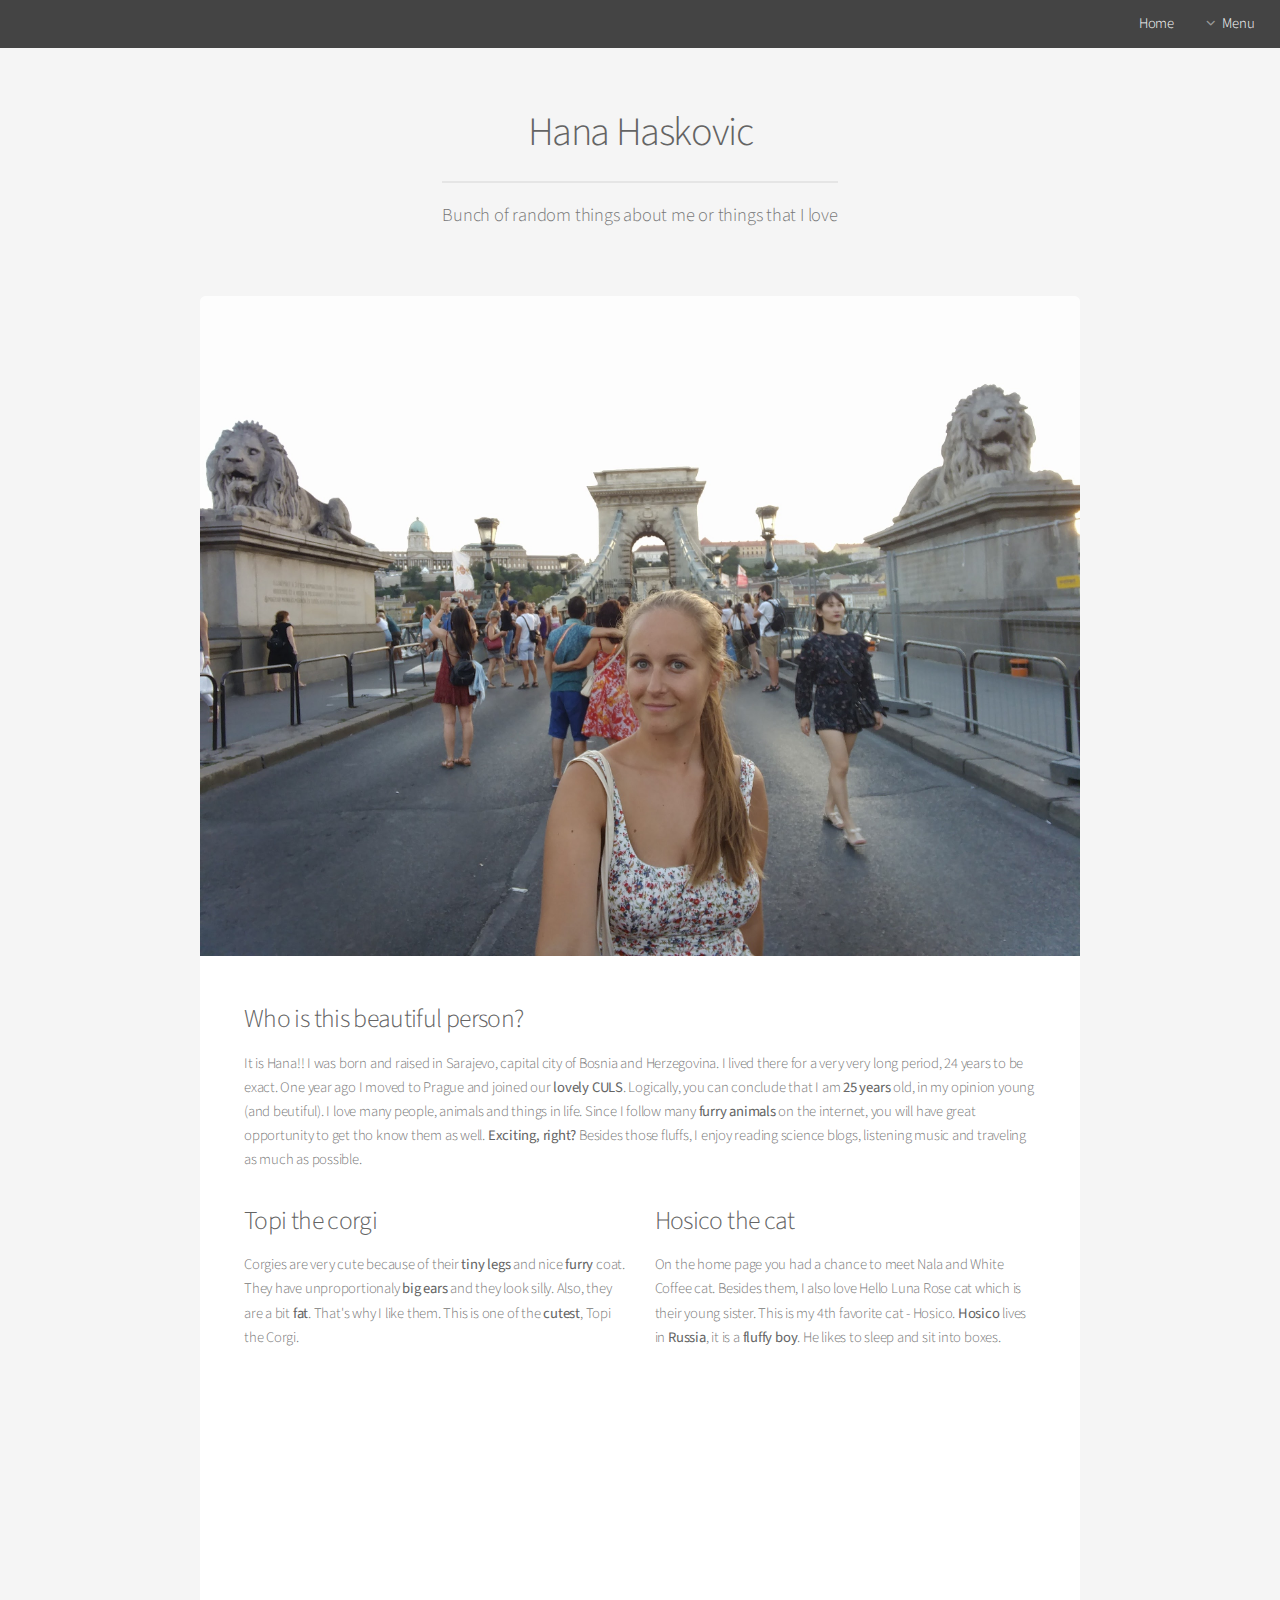
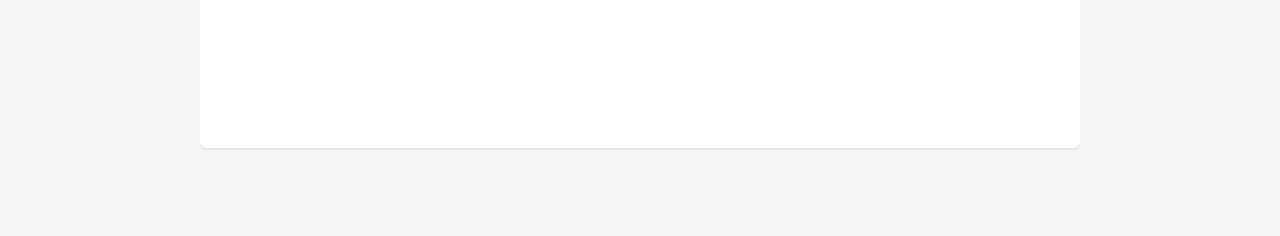
<file: hana.html>
<!DOCTYPE HTML>
<!--
	Alpha by HTML5 UP
	html5up.net | @ajlkn
	Free for personal and commercial use under the CCA 3.0 license (html5up.net/license)
-->
<html>
	<head>
		<title>Hana</title>
		<meta charset="utf-8" />
		<meta name="viewport" content="width=device-width, initial-scale=1" />
		<!--[if lte IE 8]><script src="assets/js/ie/html5shiv.js"></script><![endif]-->
		<link rel="stylesheet" href="assets/css/main.css" />
		<!--[if lte IE 8]><link rel="stylesheet" href="assets/css/ie8.css" /><![endif]-->
	</head>
	<body>
		<div id="page-wrapper">

			<!-- Header -->
				<header id="header">
					<!-- <h1><a href="index.html">Alpha</a> by HTML5 UP</h1> -->
					<nav id="nav">
						<ul>
							<li><a href="index.html">Home</a></li>
							<li>
								<a href="#" class="icon fa-angle-down">Menu</a>
								<ul>
									<li><a href="hana.html">Hana</a></li>
									<li><a href="vera.html">Vera</a></li>
									<li><a href="contact.html">Contact Us</a></li>
								</ul>
							</li>
						</ul>
					</nav>
				</header>

			<!-- Main -->
				<section id="main" class="container">
					<header>
						<h2>Hana Haskovic</h2>
						<p>Bunch of random things about me or things that I love</p>
					</header>
					<div class="box">
						<span class="image featured"><img src="images/hana.jpg" alt="" /></span>

						<h3>Who is this beautiful person?</h3>
						<p>It is Hana!! I was born and raised in Sarajevo, capital city of Bosnia and Herzegovina. I lived there for a very very long period, 24 years to be exact. One year ago I moved to Prague and joined our <b>lovely CULS</b>. Logically, you can conclude that I am <b>25 years</b> old, in my opinion young (and beutiful).
							I love many people, animals and things in life. Since I follow many <b>furry animals</b> on the internet, you will have great opportunity to get tho know them as well. <b>Exciting, right?</b> Besides those fluffs, I enjoy reading science blogs, listening music and traveling as much as possible.
						</p>
						<div class="row">
							<div class="6u 12u(mobilep)">
								<h3>Topi the corgi</h3>
								<p>Corgies are very cute because of their <b>tiny legs</b> and nice <b>furry</b> coat. They have unproportionaly <b>big ears</b> and they look silly. Also, they are a bit <b>fat</b>. That's why I like them. This is one of the <b>cutest</b>, </b>Topi the Corgi.</b></p>
								<iframe width="375" height="315"
									src="https://www.youtube.com/embed/rD7tQ52dY44">
							  </iframe>
							</div>
							<div class="6u 12u(mobilep)">
								<h3>Hosico the cat</h3>
								<p>On the home page you had a chance to meet Nala and White Coffee cat. Besides them, I also love Hello Luna Rose cat which is their young sister. This is my 4th favorite cat - Hosico. <b>Hosico</b> lives in <b>Russia</b>, it is a <b>fluffy boy</b>. He likes to sleep and sit into boxes.</p>
								<iframe width="375" height="315"
									src="https://www.youtube.com/embed/VHVC8wcR-fo">
								</iframe>
							</div>
						</div>
					</div>
				</section>

			<!-- Footer -->


		</div>

		<!-- Scripts -->
			<script src="assets/js/jquery.min.js"></script>
			<script src="assets/js/jquery.dropotron.min.js"></script>
			<script src="assets/js/jquery.scrollgress.min.js"></script>
			<script src="assets/js/skel.min.js"></script>
			<script src="assets/js/util.js"></script>
			<!--[if lte IE 8]><script src="assets/js/ie/respond.min.js"></script><![endif]-->
			<script src="assets/js/main.js"></script>

	</body>
</html>
</file>
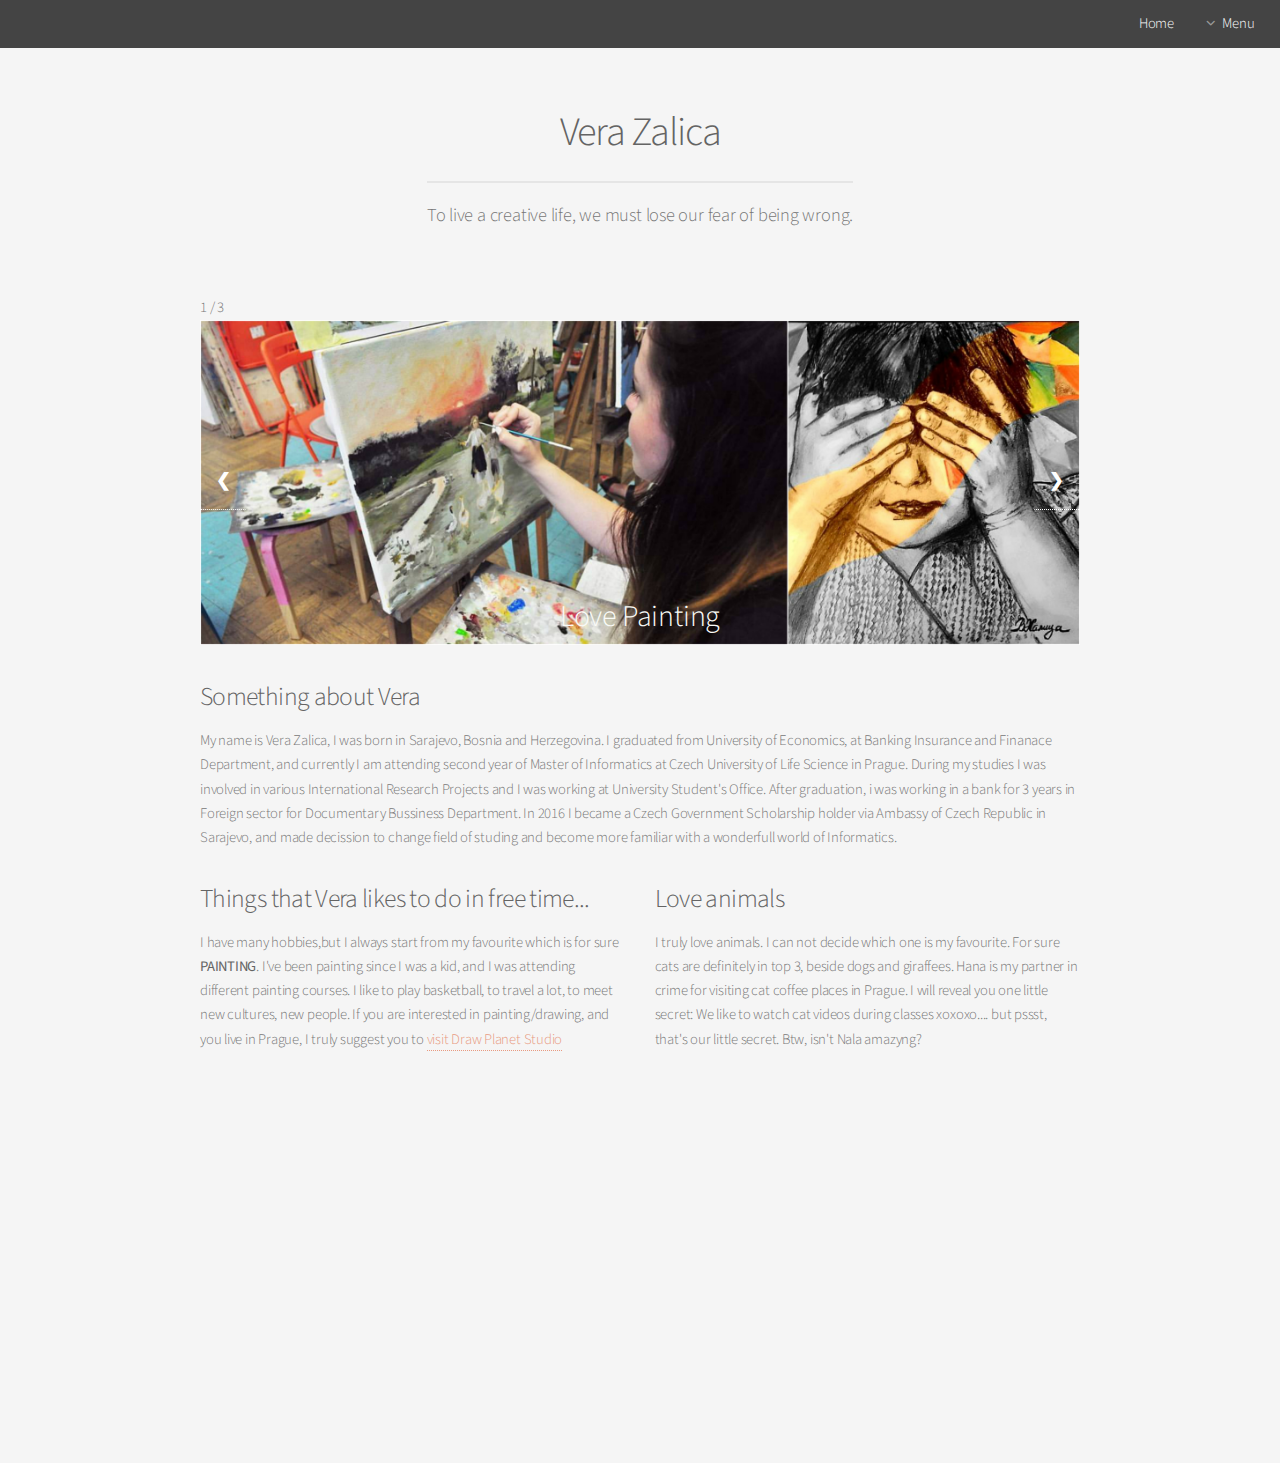
<file: vera.html>
<!DOCTYPE HTML>
<!--
	Alpha by HTML5 UP
	html5up.net | @ajlkn
	Free for personal and commercial use under the CCA 3.0 license (html5up.net/license)
-->
<html>
	<head>
		<title>Generic - Alpha by HTML5 UP</title>
		<meta charset="utf-8" />
		<meta name="viewport" content="width=device-width, initial-scale=1" />
		<!--[if lte IE 8]><script src="assets/js/ie/html5shiv.js"></script><![endif]-->
		<link rel="stylesheet" href="assets/css/main.css" />
		<!--[if lte IE 8]><link rel="stylesheet" href="assets/css/ie8.css" /><![endif]-->
	</head>
	<body>
		<div id="page-wrapper">

			<!-- Header -->
				<header id="header">
					<!-- <h1><a href="index.html">Alpha</a> by HTML5 UP</h1> -->
					<nav id="nav">
						<ul>
							<li><a href="index.html">Home</a></li>
							<li>
								<a href="#" class="icon fa-angle-down">Menu</a>
								<ul>
									<li><a href="hana.html">Hana</a></li>
									<li><a href="vera.html">Vera</a></li>
									<li><a href="contact.html">Contact Us</a></li>
								</ul>
							</li>
						</ul>
					</nav>
				</header>

			<!-- Main -->
				<section id="main" class="container">
					<header>
						<h2>Vera Zalica</h2>
						<p>To live a creative life, we must lose our fear of being wrong. </p>
					</header>
					<div class="slideshow-container">
							<div class="mySlides fade">
							  <div class="numbertext">1 / 3</div>
							  <img src="images/cover v.jpg" style= "width:100%" style= "height:300px" >
							  <div class="text">Love Painting</div>
							</div>

							<div class="mySlides fade">
							  <div class="numbertext">2 / 3</div>
							  <img src="images/cover v1.jpg" style= "width:100%" style= "height:300px" >
							  <div class="text">Love Traveling</div>
							</div>

							<div class="mySlides fade">
							  <div class="numbertext">3 / 3</div>
							  <img src="images/animals.jpg" style= "width:100%" style= "height:300px">
							  <div class="text">Love Animals</div>
							</div>

							<a class="prev" onclick="plusSlides(-1)">&#10094;</a>
							<a class="next" onclick="plusSlides(1)">&#10095;</a>
						  </div>
						  <br>
						  <div style="text-align:center">
							<span class="dot" onclick="currentSlide(1)"></span>
							<span class="dot" onclick="currentSlide(2)"></span>
							<span class="dot" onclick="currentSlide(3)"></span>
							</div class sli>
						<h3>Something about Vera</h3>
						<p>My name is Vera Zalica, I was born in Sarajevo, Bosnia and Herzegovina. I graduated from University of Economics, at Banking Insurance and Finanace Department, and currently I am attending second year of Master of Informatics at Czech University of Life Science in Prague. During my studies I was involved in various International Research Projects and I was working at University Student's Office.
								After graduation, i was working in a bank for 3 years in Foreign sector for Documentary Bussiness Department. In 2016 I became a Czech Government Scholarship holder via Ambassy of Czech Republic in Sarajevo, and made decission to change field of studing and become more familiar with a wonderfull world of Informatics.</p>
						<div class="row">
							<div class="6u 12u(mobilep)">
								<h3>Things that Vera likes to do in free time...</h3>
								<p>I have many hobbies,but I always start from my favourite which is for sure <b>PAINTING</b>. I've been painting since I was a kid, and I was attending different painting courses. I like to play basketball, to travel a lot, to meet new cultures, new people. If you are interested in painting/drawing, and you live in Prague, I truly suggest you to <a href="https://www.drawplanet.cz/en/about-us/"> visit Draw Planet Studio</a></p>
								<iframe width="375" height="315"
									src="https://www.youtube.com/embed/Uf8BfmYacgM">
							  </iframe>
							</div>
							<div class="6u 12u(mobilep)">
								<h3>Love animals</h3>
								<p> I truly love animals. I can not decide which one is my favourite. For sure cats are definitely in top 3, beside dogs and giraffees. Hana is my partner in crime for visiting cat coffee places in Prague. I will reveal you one little secret: We like to watch cat videos during classes xoxoxo.... but pssst, that's our little secret. Btw, isn't Nala amazyng? </p>
								<iframe width="375" height="315"
									src="https://www.youtube.com/embed/mpD3PlmqNps">
								</iframe>
							</div>
					</div>
				</section>

			<!-- Footer -->


		</div>

		<!-- Scripts -->
			<script src="assets/js/jquery.min.js"></script>
			<script src="assets/js/jquery.dropotron.min.js"></script>
			<script src="assets/js/jquery.scrollgress.min.js"></script>
			<script src="assets/js/skel.min.js"></script>
			<script src="assets/js/util.js"></script>
			<!--[if lte IE 8]><script src="assets/js/ie/respond.min.js"></script><![endif]-->
			<script src="assets/js/main.js"></script>

	</body>
</html>
</file>
<file: assets/css/ie8.css>
/*
	Alpha by HTML5 UP
	html5up.net | @ajlkn
	Free for personal and commercial use under the CCA 3.0 license (html5up.net/license)
*/

/* Basic */

	pre, code {
		position: relative;
		-ms-behavior: url("assets/js/ie/PIE.htc");
	}

/* Form */

	input[type="text"],
	input[type="password"],
	input[type="email"],
	select,
	textarea {
		position: relative;
		-ms-behavior: url("assets/js/ie/PIE.htc");
		line-height: 3em;
	}

	input[type="checkbox"],
	input[type="radio"] {
		opacity: 1;
		z-index: auto;
	}

		input[type="checkbox"] + label:before,
		input[type="radio"] + label:before {
			display: none;
		}

/* Button */

	input[type="submit"],
	input[type="reset"],
	input[type="button"],
	.button {
		position: relative;
		-ms-behavior: url("assets/js/ie/PIE.htc");
	}

		input[type="submit"].alt,
		input[type="reset"].alt,
		input[type="button"].alt,
		.button.alt {
			border: solid 2px #e5e5e5;
		}

/* Box */

	.box {
		position: relative;
		-ms-behavior: url("assets/js/ie/PIE.htc");
	}

		.box .image.featured {
			margin: 2em 0;
			width: 100%;
		}

/* Icon */

	.icon.major {
		position: relative;
		-ms-behavior: url("assets/js/ie/PIE.htc");
	}

/* Image */

	.image {
		position: relative;
		-ms-behavior: url("assets/js/ie/PIE.htc");
	}

		.image img {
			position: relative;
			-ms-behavior: url("assets/js/ie/PIE.htc");
		}

/* Header */

	#header nav > ul > li a {
		color: #fff;
		display: inline-block;
		text-decoration: none;
		border: 0;
	}

		#header nav > ul > li a.icon:before {
			color: #fff;
			margin-right: 0.5em;
		}

	#header.alt {
		color: #fff;
	}

		#header.alt nav > ul > li a:not(.button).icon:before {
			color: rgba(255, 255, 255, 0.75);
		}

		#header.alt nav > ul > li.active a:not(.button) {
			background-color: rgba(255, 255, 255, 0.2);
		}

	.dropotron {
		border: solid 1px #e5e5e5;
	}

		.dropotron.level-0 {
			margin-top: 0;
		}

			.dropotron.level-0:before {
				display: none;
			}

/* Banner */

	#banner {
		background-attachment: scroll;
		background-image: url("../../images/banner.jpg");
		background-position: auto;
		background-repeat: no-repeat;
		background-size: cover;
		-ms-behavior: url("assets/js/ie/backgroundsize.min.htc");
	}

		#banner input[type="submit"],
		#banner input[type="reset"],
		#banner input[type="button"],
		#banner .button {
			border: solid 2px #fff;
		}

/* Main */

	#main {
		position: relative;
		z-index: 1;
	}

/* CTA */

	#cta input[type="text"],
	#cta input[type="password"],
	#cta input[type="email"],
	#cta select,
	#cta textarea {
		background: #e89980;
		border: solid 2px #fff;
	}

	#cta .formerize-placeholder {
		color: #fff !important;
	}
</file>
<file: assets/css/main.css>
@import url("font-awesome.min.css");
@import url("https://fonts.googleapis.com/css?family=Source+Sans+Pro:300,400,300italic,400italic");

/*
	Alpha by HTML5 UP
	html5up.net | @ajlkn
	Free for personal and commercial use under the CCA 3.0 license (html5up.net/license)
*/

/* Reset */

	html, body, div, span, applet, object, iframe, h1, h2, h3, h4, h5, h6, p, blockquote, pre, a, abbr, acronym, address, big, cite, code, del, dfn, em, img, ins, kbd, q, s, samp, small, strike, strong, sub, sup, tt, var, b, u, i, center, dl, dt, dd, ol, ul, li, fieldset, form, label, legend, table, caption, tbody, tfoot, thead, tr, th, td, article, aside, canvas, details, embed, figure, figcaption, footer, header, hgroup, menu, nav, output, ruby, section, summary, time, mark, audio, video {
		margin: 0;
		padding: 0;
		border: 0;
		font-size: 100%;
		font: inherit;
		vertical-align: baseline;
	}

	article, aside, details, figcaption, figure, footer, header, hgroup, menu, nav, section {
		display: block;
	}

	body {
		line-height: 1;
	}

	ol, ul {
		list-style: none;
	}

	blockquote, q {
		quotes: none;
	}

	blockquote:before, blockquote:after, q:before, q:after {
		content: '';
		content: none;
	}

	table {
		border-collapse: collapse;
		border-spacing: 0;
	}

	body {
		-webkit-text-size-adjust: none;
	}

/* Box Model */

	*, *:before, *:after {
		-moz-box-sizing: border-box;
		-webkit-box-sizing: border-box;
		box-sizing: border-box;
	}

/* Containers */

	.container {
		margin-left: auto;
		margin-right: auto;
	}

	.container.\31 25\25 {
		width: 100%;
		max-width: 75em;
		min-width: 60em;
	}

	.container.\37 5\25 {
		width: 45em;
	}

	.container.\35 0\25 {
		width: 30em;
	}

	.container.\32 5\25 {
		width: 15em;
	}

	.container {
		width: 60em;
	}

	@media screen and (max-width: 1680px) {

		.container.\31 25\25 {
			width: 100%;
			max-width: 75em;
			min-width: 60em;
		}

		.container.\37 5\25 {
			width: 45em;
		}

		.container.\35 0\25 {
			width: 30em;
		}

		.container.\32 5\25 {
			width: 15em;
		}

		.container {
			width: 60em;
		}

	}

	@media screen and (max-width: 1280px) {

		.container.\31 25\25 {
			width: 100%;
			max-width: 75em;
			min-width: 60em;
		}

		.container.\37 5\25 {
			width: 45em;
		}

		.container.\35 0\25 {
			width: 30em;
		}

		.container.\32 5\25 {
			width: 15em;
		}

		.container {
			width: 60em;
		}

	}

	@media screen and (max-width: 980px) {

		.container.\31 25\25 {
			width: 100%;
			max-width: 112.5%;
			min-width: 90%;
		}

		.container.\37 5\25 {
			width: 67.5%;
		}

		.container.\35 0\25 {
			width: 45%;
		}

		.container.\32 5\25 {
			width: 22.5%;
		}

		.container {
			width: 90%;
		}

	}

	@media screen and (max-width: 840px) {

		.container.\31 25\25 {
			width: 100%;
			max-width: 112.5%;
			min-width: 90%;
		}

		.container.\37 5\25 {
			width: 67.5%;
		}

		.container.\35 0\25 {
			width: 45%;
		}

		.container.\32 5\25 {
			width: 22.5%;
		}

		.container {
			width: 90% !important;
		}

	}

	@media screen and (max-width: 736px) {

		.container.\31 25\25 {
			width: 100%;
			max-width: 125%;
			min-width: 100%;
		}

		.container.\37 5\25 {
			width: 75%;
		}

		.container.\35 0\25 {
			width: 50%;
		}

		.container.\32 5\25 {
			width: 25%;
		}

		.container {
			width: 100% !important;
		}

	}

	@media screen and (max-width: 480px) {

		.container.\31 25\25 {
			width: 100%;
			max-width: 125%;
			min-width: 100%;
		}

		.container.\37 5\25 {
			width: 75%;
		}

		.container.\35 0\25 {
			width: 50%;
		}

		.container.\32 5\25 {
			width: 25%;
		}

		.container {
			width: 100% !important;
		}

	}

/* Grid */

	.row {
		border-bottom: solid 1px transparent;
		-moz-box-sizing: border-box;
		-webkit-box-sizing: border-box;
		box-sizing: border-box;
	}

	.row > * {
		float: left;
		-moz-box-sizing: border-box;
		-webkit-box-sizing: border-box;
		box-sizing: border-box;
	}

	.row:after, .row:before {
		content: '';
		display: block;
		clear: both;
		height: 0;
	}

	.row.uniform > * > :first-child {
		margin-top: 0;
	}

	.row.uniform > * > :last-child {
		margin-bottom: 0;
	}

	.row.\30 \25 > * {
		padding: 0 0 0 0em;
	}

	.row.\30 \25 {
		margin: 0 0 -1px 0em;
	}

	.row.uniform.\30 \25 > * {
		padding: 0em 0 0 0em;
	}

	.row.uniform.\30 \25 {
		margin: 0em 0 -1px 0em;
	}

	.row > * {
		padding: 0 0 0 2em;
	}

	.row {
		margin: 0 0 -1px -2em;
	}

	.row.uniform > * {
		padding: 2em 0 0 2em;
	}

	.row.uniform {
		margin: -2em 0 -1px -2em;
	}

	.row.\32 00\25 > * {
		padding: 0 0 0 4em;
	}

	.row.\32 00\25 {
		margin: 0 0 -1px -4em;
	}

	.row.uniform.\32 00\25 > * {
		padding: 4em 0 0 4em;
	}

	.row.uniform.\32 00\25 {
		margin: -4em 0 -1px -4em;
	}

	.row.\31 50\25 > * {
		padding: 0 0 0 3em;
	}

	.row.\31 50\25 {
		margin: 0 0 -1px -3em;
	}

	.row.uniform.\31 50\25 > * {
		padding: 3em 0 0 3em;
	}

	.row.uniform.\31 50\25 {
		margin: -3em 0 -1px -3em;
	}

	.row.\35 0\25 > * {
		padding: 0 0 0 1em;
	}

	.row.\35 0\25 {
		margin: 0 0 -1px -1em;
	}

	.row.uniform.\35 0\25 > * {
		padding: 1em 0 0 1em;
	}

	.row.uniform.\35 0\25 {
		margin: -1em 0 -1px -1em;
	}

	.row.\32 5\25 > * {
		padding: 0 0 0 0.5em;
	}

	.row.\32 5\25 {
		margin: 0 0 -1px -0.5em;
	}

	.row.uniform.\32 5\25 > * {
		padding: 0.5em 0 0 0.5em;
	}

	.row.uniform.\32 5\25 {
		margin: -0.5em 0 -1px -0.5em;
	}

	.\31 2u, .\31 2u\24 {
		width: 100%;
		clear: none;
		margin-left: 0;
	}

	.\31 1u, .\31 1u\24 {
		width: 91.6666666667%;
		clear: none;
		margin-left: 0;
	}

	.\31 0u, .\31 0u\24 {
		width: 83.3333333333%;
		clear: none;
		margin-left: 0;
	}

	.\39 u, .\39 u\24 {
		width: 75%;
		clear: none;
		margin-left: 0;
	}

	.\38 u, .\38 u\24 {
		width: 66.6666666667%;
		clear: none;
		margin-left: 0;
	}

	.\37 u, .\37 u\24 {
		width: 58.3333333333%;
		clear: none;
		margin-left: 0;
	}

	.\36 u, .\36 u\24 {
		width: 50%;
		clear: none;
		margin-left: 0;
	}

	.\35 u, .\35 u\24 {
		width: 41.6666666667%;
		clear: none;
		margin-left: 0;
	}

	.\34 u, .\34 u\24 {
		width: 33.3333333333%;
		clear: none;
		margin-left: 0;
	}

	.\33 u, .\33 u\24 {
		width: 25%;
		clear: none;
		margin-left: 0;
	}

	.\32 u, .\32 u\24 {
		width: 16.6666666667%;
		clear: none;
		margin-left: 0;
	}

	.\31 u, .\31 u\24 {
		width: 8.3333333333%;
		clear: none;
		margin-left: 0;
	}

	.\31 2u\24 + *,
	.\31 1u\24 + *,
	.\31 0u\24 + *,
	.\39 u\24 + *,
	.\38 u\24 + *,
	.\37 u\24 + *,
	.\36 u\24 + *,
	.\35 u\24 + *,
	.\34 u\24 + *,
	.\33 u\24 + *,
	.\32 u\24 + *,
	.\31 u\24 + * {
		clear: left;
	}

	.\-11u {
		margin-left: 91.66667%;
	}

	.\-10u {
		margin-left: 83.33333%;
	}

	.\-9u {
		margin-left: 75%;
	}

	.\-8u {
		margin-left: 66.66667%;
	}

	.\-7u {
		margin-left: 58.33333%;
	}

	.\-6u {
		margin-left: 50%;
	}

	.\-5u {
		margin-left: 41.66667%;
	}

	.\-4u {
		margin-left: 33.33333%;
	}

	.\-3u {
		margin-left: 25%;
	}

	.\-2u {
		margin-left: 16.66667%;
	}

	.\-1u {
		margin-left: 8.33333%;
	}

	@media screen and (max-width: 1680px) {

		.row > * {
			padding: 0 0 0 2em;
		}

		.row {
			margin: 0 0 -1px -2em;
		}

		.row.uniform > * {
			padding: 2em 0 0 2em;
		}

		.row.uniform {
			margin: -2em 0 -1px -2em;
		}

		.row.\32 00\25 > * {
			padding: 0 0 0 4em;
		}

		.row.\32 00\25 {
			margin: 0 0 -1px -4em;
		}

		.row.uniform.\32 00\25 > * {
			padding: 4em 0 0 4em;
		}

		.row.uniform.\32 00\25 {
			margin: -4em 0 -1px -4em;
		}

		.row.\31 50\25 > * {
			padding: 0 0 0 3em;
		}

		.row.\31 50\25 {
			margin: 0 0 -1px -3em;
		}

		.row.uniform.\31 50\25 > * {
			padding: 3em 0 0 3em;
		}

		.row.uniform.\31 50\25 {
			margin: -3em 0 -1px -3em;
		}

		.row.\35 0\25 > * {
			padding: 0 0 0 1em;
		}

		.row.\35 0\25 {
			margin: 0 0 -1px -1em;
		}

		.row.uniform.\35 0\25 > * {
			padding: 1em 0 0 1em;
		}

		.row.uniform.\35 0\25 {
			margin: -1em 0 -1px -1em;
		}

		.row.\32 5\25 > * {
			padding: 0 0 0 0.5em;
		}

		.row.\32 5\25 {
			margin: 0 0 -1px -0.5em;
		}

		.row.uniform.\32 5\25 > * {
			padding: 0.5em 0 0 0.5em;
		}

		.row.uniform.\32 5\25 {
			margin: -0.5em 0 -1px -0.5em;
		}

		.\31 2u\28wide\29, .\31 2u\24\28wide\29 {
			width: 100%;
			clear: none;
			margin-left: 0;
		}

		.\31 1u\28wide\29, .\31 1u\24\28wide\29 {
			width: 91.6666666667%;
			clear: none;
			margin-left: 0;
		}

		.\31 0u\28wide\29, .\31 0u\24\28wide\29 {
			width: 83.3333333333%;
			clear: none;
			margin-left: 0;
		}

		.\39 u\28wide\29, .\39 u\24\28wide\29 {
			width: 75%;
			clear: none;
			margin-left: 0;
		}

		.\38 u\28wide\29, .\38 u\24\28wide\29 {
			width: 66.6666666667%;
			clear: none;
			margin-left: 0;
		}

		.\37 u\28wide\29, .\37 u\24\28wide\29 {
			width: 58.3333333333%;
			clear: none;
			margin-left: 0;
		}

		.\36 u\28wide\29, .\36 u\24\28wide\29 {
			width: 50%;
			clear: none;
			margin-left: 0;
		}

		.\35 u\28wide\29, .\35 u\24\28wide\29 {
			width: 41.6666666667%;
			clear: none;
			margin-left: 0;
		}

		.\34 u\28wide\29, .\34 u\24\28wide\29 {
			width: 33.3333333333%;
			clear: none;
			margin-left: 0;
		}

		.\33 u\28wide\29, .\33 u\24\28wide\29 {
			width: 25%;
			clear: none;
			margin-left: 0;
		}

		.\32 u\28wide\29, .\32 u\24\28wide\29 {
			width: 16.6666666667%;
			clear: none;
			margin-left: 0;
		}

		.\31 u\28wide\29, .\31 u\24\28wide\29 {
			width: 8.3333333333%;
			clear: none;
			margin-left: 0;
		}

		.\31 2u\24\28wide\29 + *,
		.\31 1u\24\28wide\29 + *,
		.\31 0u\24\28wide\29 + *,
		.\39 u\24\28wide\29 + *,
		.\38 u\24\28wide\29 + *,
		.\37 u\24\28wide\29 + *,
		.\36 u\24\28wide\29 + *,
		.\35 u\24\28wide\29 + *,
		.\34 u\24\28wide\29 + *,
		.\33 u\24\28wide\29 + *,
		.\32 u\24\28wide\29 + *,
		.\31 u\24\28wide\29 + * {
			clear: left;
		}

		.\-11u\28wide\29 {
			margin-left: 91.66667%;
		}

		.\-10u\28wide\29 {
			margin-left: 83.33333%;
		}

		.\-9u\28wide\29 {
			margin-left: 75%;
		}

		.\-8u\28wide\29 {
			margin-left: 66.66667%;
		}

		.\-7u\28wide\29 {
			margin-left: 58.33333%;
		}

		.\-6u\28wide\29 {
			margin-left: 50%;
		}

		.\-5u\28wide\29 {
			margin-left: 41.66667%;
		}

		.\-4u\28wide\29 {
			margin-left: 33.33333%;
		}

		.\-3u\28wide\29 {
			margin-left: 25%;
		}

		.\-2u\28wide\29 {
			margin-left: 16.66667%;
		}

		.\-1u\28wide\29 {
			margin-left: 8.33333%;
		}

	}

	@media screen and (max-width: 1280px) {

		.row > * {
			padding: 0 0 0 2em;
		}

		.row {
			margin: 0 0 -1px -2em;
		}

		.row.uniform > * {
			padding: 2em 0 0 2em;
		}

		.row.uniform {
			margin: -2em 0 -1px -2em;
		}

		.row.\32 00\25 > * {
			padding: 0 0 0 4em;
		}

		.row.\32 00\25 {
			margin: 0 0 -1px -4em;
		}

		.row.uniform.\32 00\25 > * {
			padding: 4em 0 0 4em;
		}

		.row.uniform.\32 00\25 {
			margin: -4em 0 -1px -4em;
		}

		.row.\31 50\25 > * {
			padding: 0 0 0 3em;
		}

		.row.\31 50\25 {
			margin: 0 0 -1px -3em;
		}

		.row.uniform.\31 50\25 > * {
			padding: 3em 0 0 3em;
		}

		.row.uniform.\31 50\25 {
			margin: -3em 0 -1px -3em;
		}

		.row.\35 0\25 > * {
			padding: 0 0 0 1em;
		}

		.row.\35 0\25 {
			margin: 0 0 -1px -1em;
		}

		.row.uniform.\35 0\25 > * {
			padding: 1em 0 0 1em;
		}

		.row.uniform.\35 0\25 {
			margin: -1em 0 -1px -1em;
		}

		.row.\32 5\25 > * {
			padding: 0 0 0 0.5em;
		}

		.row.\32 5\25 {
			margin: 0 0 -1px -0.5em;
		}

		.row.uniform.\32 5\25 > * {
			padding: 0.5em 0 0 0.5em;
		}

		.row.uniform.\32 5\25 {
			margin: -0.5em 0 -1px -0.5em;
		}

		.\31 2u\28normal\29, .\31 2u\24\28normal\29 {
			width: 100%;
			clear: none;
			margin-left: 0;
		}

		.\31 1u\28normal\29, .\31 1u\24\28normal\29 {
			width: 91.6666666667%;
			clear: none;
			margin-left: 0;
		}

		.\31 0u\28normal\29, .\31 0u\24\28normal\29 {
			width: 83.3333333333%;
			clear: none;
			margin-left: 0;
		}

		.\39 u\28normal\29, .\39 u\24\28normal\29 {
			width: 75%;
			clear: none;
			margin-left: 0;
		}

		.\38 u\28normal\29, .\38 u\24\28normal\29 {
			width: 66.6666666667%;
			clear: none;
			margin-left: 0;
		}

		.\37 u\28normal\29, .\37 u\24\28normal\29 {
			width: 58.3333333333%;
			clear: none;
			margin-left: 0;
		}

		.\36 u\28normal\29, .\36 u\24\28normal\29 {
			width: 50%;
			clear: none;
			margin-left: 0;
		}

		.\35 u\28normal\29, .\35 u\24\28normal\29 {
			width: 41.6666666667%;
			clear: none;
			margin-left: 0;
		}

		.\34 u\28normal\29, .\34 u\24\28normal\29 {
			width: 33.3333333333%;
			clear: none;
			margin-left: 0;
		}

		.\33 u\28normal\29, .\33 u\24\28normal\29 {
			width: 25%;
			clear: none;
			margin-left: 0;
		}

		.\32 u\28normal\29, .\32 u\24\28normal\29 {
			width: 16.6666666667%;
			clear: none;
			margin-left: 0;
		}

		.\31 u\28normal\29, .\31 u\24\28normal\29 {
			width: 8.3333333333%;
			clear: none;
			margin-left: 0;
		}

		.\31 2u\24\28normal\29 + *,
		.\31 1u\24\28normal\29 + *,
		.\31 0u\24\28normal\29 + *,
		.\39 u\24\28normal\29 + *,
		.\38 u\24\28normal\29 + *,
		.\37 u\24\28normal\29 + *,
		.\36 u\24\28normal\29 + *,
		.\35 u\24\28normal\29 + *,
		.\34 u\24\28normal\29 + *,
		.\33 u\24\28normal\29 + *,
		.\32 u\24\28normal\29 + *,
		.\31 u\24\28normal\29 + * {
			clear: left;
		}

		.\-11u\28normal\29 {
			margin-left: 91.66667%;
		}

		.\-10u\28normal\29 {
			margin-left: 83.33333%;
		}

		.\-9u\28normal\29 {
			margin-left: 75%;
		}

		.\-8u\28normal\29 {
			margin-left: 66.66667%;
		}

		.\-7u\28normal\29 {
			margin-left: 58.33333%;
		}

		.\-6u\28normal\29 {
			margin-left: 50%;
		}

		.\-5u\28normal\29 {
			margin-left: 41.66667%;
		}

		.\-4u\28normal\29 {
			margin-left: 33.33333%;
		}

		.\-3u\28normal\29 {
			margin-left: 25%;
		}

		.\-2u\28normal\29 {
			margin-left: 16.66667%;
		}

		.\-1u\28normal\29 {
			margin-left: 8.33333%;
		}

	}

	@media screen and (max-width: 980px) {

		.row > * {
			padding: 0 0 0 2em;
		}

		.row {
			margin: 0 0 -1px -2em;
		}

		.row.uniform > * {
			padding: 2em 0 0 2em;
		}

		.row.uniform {
			margin: -2em 0 -1px -2em;
		}

		.row.\32 00\25 > * {
			padding: 0 0 0 4em;
		}

		.row.\32 00\25 {
			margin: 0 0 -1px -4em;
		}

		.row.uniform.\32 00\25 > * {
			padding: 4em 0 0 4em;
		}

		.row.uniform.\32 00\25 {
			margin: -4em 0 -1px -4em;
		}

		.row.\31 50\25 > * {
			padding: 0 0 0 3em;
		}

		.row.\31 50\25 {
			margin: 0 0 -1px -3em;
		}

		.row.uniform.\31 50\25 > * {
			padding: 3em 0 0 3em;
		}

		.row.uniform.\31 50\25 {
			margin: -3em 0 -1px -3em;
		}

		.row.\35 0\25 > * {
			padding: 0 0 0 1em;
		}

		.row.\35 0\25 {
			margin: 0 0 -1px -1em;
		}

		.row.uniform.\35 0\25 > * {
			padding: 1em 0 0 1em;
		}

		.row.uniform.\35 0\25 {
			margin: -1em 0 -1px -1em;
		}

		.row.\32 5\25 > * {
			padding: 0 0 0 0.5em;
		}

		.row.\32 5\25 {
			margin: 0 0 -1px -0.5em;
		}

		.row.uniform.\32 5\25 > * {
			padding: 0.5em 0 0 0.5em;
		}

		.row.uniform.\32 5\25 {
			margin: -0.5em 0 -1px -0.5em;
		}

		.\31 2u\28narrow\29, .\31 2u\24\28narrow\29 {
			width: 100%;
			clear: none;
			margin-left: 0;
		}

		.\31 1u\28narrow\29, .\31 1u\24\28narrow\29 {
			width: 91.6666666667%;
			clear: none;
			margin-left: 0;
		}

		.\31 0u\28narrow\29, .\31 0u\24\28narrow\29 {
			width: 83.3333333333%;
			clear: none;
			margin-left: 0;
		}

		.\39 u\28narrow\29, .\39 u\24\28narrow\29 {
			width: 75%;
			clear: none;
			margin-left: 0;
		}

		.\38 u\28narrow\29, .\38 u\24\28narrow\29 {
			width: 66.6666666667%;
			clear: none;
			margin-left: 0;
		}

		.\37 u\28narrow\29, .\37 u\24\28narrow\29 {
			width: 58.3333333333%;
			clear: none;
			margin-left: 0;
		}

		.\36 u\28narrow\29, .\36 u\24\28narrow\29 {
			width: 50%;
			clear: none;
			margin-left: 0;
		}

		.\35 u\28narrow\29, .\35 u\24\28narrow\29 {
			width: 41.6666666667%;
			clear: none;
			margin-left: 0;
		}

		.\34 u\28narrow\29, .\34 u\24\28narrow\29 {
			width: 33.3333333333%;
			clear: none;
			margin-left: 0;
		}

		.\33 u\28narrow\29, .\33 u\24\28narrow\29 {
			width: 25%;
			clear: none;
			margin-left: 0;
		}

		.\32 u\28narrow\29, .\32 u\24\28narrow\29 {
			width: 16.6666666667%;
			clear: none;
			margin-left: 0;
		}

		.\31 u\28narrow\29, .\31 u\24\28narrow\29 {
			width: 8.3333333333%;
			clear: none;
			margin-left: 0;
		}

		.\31 2u\24\28narrow\29 + *,
		.\31 1u\24\28narrow\29 + *,
		.\31 0u\24\28narrow\29 + *,
		.\39 u\24\28narrow\29 + *,
		.\38 u\24\28narrow\29 + *,
		.\37 u\24\28narrow\29 + *,
		.\36 u\24\28narrow\29 + *,
		.\35 u\24\28narrow\29 + *,
		.\34 u\24\28narrow\29 + *,
		.\33 u\24\28narrow\29 + *,
		.\32 u\24\28narrow\29 + *,
		.\31 u\24\28narrow\29 + * {
			clear: left;
		}

		.\-11u\28narrow\29 {
			margin-left: 91.66667%;
		}

		.\-10u\28narrow\29 {
			margin-left: 83.33333%;
		}

		.\-9u\28narrow\29 {
			margin-left: 75%;
		}

		.\-8u\28narrow\29 {
			margin-left: 66.66667%;
		}

		.\-7u\28narrow\29 {
			margin-left: 58.33333%;
		}

		.\-6u\28narrow\29 {
			margin-left: 50%;
		}

		.\-5u\28narrow\29 {
			margin-left: 41.66667%;
		}

		.\-4u\28narrow\29 {
			margin-left: 33.33333%;
		}

		.\-3u\28narrow\29 {
			margin-left: 25%;
		}

		.\-2u\28narrow\29 {
			margin-left: 16.66667%;
		}

		.\-1u\28narrow\29 {
			margin-left: 8.33333%;
		}

	}

	@media screen and (max-width: 840px) {

		.row > * {
			padding: 0 0 0 2em;
		}

		.row {
			margin: 0 0 -1px -2em;
		}

		.row.uniform > * {
			padding: 2em 0 0 2em;
		}

		.row.uniform {
			margin: -2em 0 -1px -2em;
		}

		.row.\32 00\25 > * {
			padding: 0 0 0 4em;
		}

		.row.\32 00\25 {
			margin: 0 0 -1px -4em;
		}

		.row.uniform.\32 00\25 > * {
			padding: 4em 0 0 4em;
		}

		.row.uniform.\32 00\25 {
			margin: -4em 0 -1px -4em;
		}

		.row.\31 50\25 > * {
			padding: 0 0 0 3em;
		}

		.row.\31 50\25 {
			margin: 0 0 -1px -3em;
		}

		.row.uniform.\31 50\25 > * {
			padding: 3em 0 0 3em;
		}

		.row.uniform.\31 50\25 {
			margin: -3em 0 -1px -3em;
		}

		.row.\35 0\25 > * {
			padding: 0 0 0 1em;
		}

		.row.\35 0\25 {
			margin: 0 0 -1px -1em;
		}

		.row.uniform.\35 0\25 > * {
			padding: 1em 0 0 1em;
		}

		.row.uniform.\35 0\25 {
			margin: -1em 0 -1px -1em;
		}

		.row.\32 5\25 > * {
			padding: 0 0 0 0.5em;
		}

		.row.\32 5\25 {
			margin: 0 0 -1px -0.5em;
		}

		.row.uniform.\32 5\25 > * {
			padding: 0.5em 0 0 0.5em;
		}

		.row.uniform.\32 5\25 {
			margin: -0.5em 0 -1px -0.5em;
		}

		.\31 2u\28narrower\29, .\31 2u\24\28narrower\29 {
			width: 100%;
			clear: none;
			margin-left: 0;
		}

		.\31 1u\28narrower\29, .\31 1u\24\28narrower\29 {
			width: 91.6666666667%;
			clear: none;
			margin-left: 0;
		}

		.\31 0u\28narrower\29, .\31 0u\24\28narrower\29 {
			width: 83.3333333333%;
			clear: none;
			margin-left: 0;
		}

		.\39 u\28narrower\29, .\39 u\24\28narrower\29 {
			width: 75%;
			clear: none;
			margin-left: 0;
		}

		.\38 u\28narrower\29, .\38 u\24\28narrower\29 {
			width: 66.6666666667%;
			clear: none;
			margin-left: 0;
		}

		.\37 u\28narrower\29, .\37 u\24\28narrower\29 {
			width: 58.3333333333%;
			clear: none;
			margin-left: 0;
		}

		.\36 u\28narrower\29, .\36 u\24\28narrower\29 {
			width: 50%;
			clear: none;
			margin-left: 0;
		}

		.\35 u\28narrower\29, .\35 u\24\28narrower\29 {
			width: 41.6666666667%;
			clear: none;
			margin-left: 0;
		}

		.\34 u\28narrower\29, .\34 u\24\28narrower\29 {
			width: 33.3333333333%;
			clear: none;
			margin-left: 0;
		}

		.\33 u\28narrower\29, .\33 u\24\28narrower\29 {
			width: 25%;
			clear: none;
			margin-left: 0;
		}

		.\32 u\28narrower\29, .\32 u\24\28narrower\29 {
			width: 16.6666666667%;
			clear: none;
			margin-left: 0;
		}

		.\31 u\28narrower\29, .\31 u\24\28narrower\29 {
			width: 8.3333333333%;
			clear: none;
			margin-left: 0;
		}

		.\31 2u\24\28narrower\29 + *,
		.\31 1u\24\28narrower\29 + *,
		.\31 0u\24\28narrower\29 + *,
		.\39 u\24\28narrower\29 + *,
		.\38 u\24\28narrower\29 + *,
		.\37 u\24\28narrower\29 + *,
		.\36 u\24\28narrower\29 + *,
		.\35 u\24\28narrower\29 + *,
		.\34 u\24\28narrower\29 + *,
		.\33 u\24\28narrower\29 + *,
		.\32 u\24\28narrower\29 + *,
		.\31 u\24\28narrower\29 + * {
			clear: left;
		}

		.\-11u\28narrower\29 {
			margin-left: 91.66667%;
		}

		.\-10u\28narrower\29 {
			margin-left: 83.33333%;
		}

		.\-9u\28narrower\29 {
			margin-left: 75%;
		}

		.\-8u\28narrower\29 {
			margin-left: 66.66667%;
		}

		.\-7u\28narrower\29 {
			margin-left: 58.33333%;
		}

		.\-6u\28narrower\29 {
			margin-left: 50%;
		}

		.\-5u\28narrower\29 {
			margin-left: 41.66667%;
		}

		.\-4u\28narrower\29 {
			margin-left: 33.33333%;
		}

		.\-3u\28narrower\29 {
			margin-left: 25%;
		}

		.\-2u\28narrower\29 {
			margin-left: 16.66667%;
		}

		.\-1u\28narrower\29 {
			margin-left: 8.33333%;
		}

	}

	@media screen and (max-width: 736px) {

		.row > * {
			padding: 0 0 0 2em;
		}

		.row {
			margin: 0 0 -1px -2em;
		}

		.row.uniform > * {
			padding: 2em 0 0 2em;
		}

		.row.uniform {
			margin: -2em 0 -1px -2em;
		}

		.row.\32 00\25 > * {
			padding: 0 0 0 4em;
		}

		.row.\32 00\25 {
			margin: 0 0 -1px -4em;
		}

		.row.uniform.\32 00\25 > * {
			padding: 4em 0 0 4em;
		}

		.row.uniform.\32 00\25 {
			margin: -4em 0 -1px -4em;
		}

		.row.\31 50\25 > * {
			padding: 0 0 0 3em;
		}

		.row.\31 50\25 {
			margin: 0 0 -1px -3em;
		}

		.row.uniform.\31 50\25 > * {
			padding: 3em 0 0 3em;
		}

		.row.uniform.\31 50\25 {
			margin: -3em 0 -1px -3em;
		}

		.row.\35 0\25 > * {
			padding: 0 0 0 1em;
		}

		.row.\35 0\25 {
			margin: 0 0 -1px -1em;
		}

		.row.uniform.\35 0\25 > * {
			padding: 1em 0 0 1em;
		}

		.row.uniform.\35 0\25 {
			margin: -1em 0 -1px -1em;
		}

		.row.\32 5\25 > * {
			padding: 0 0 0 0.5em;
		}

		.row.\32 5\25 {
			margin: 0 0 -1px -0.5em;
		}

		.row.uniform.\32 5\25 > * {
			padding: 0.5em 0 0 0.5em;
		}

		.row.uniform.\32 5\25 {
			margin: -0.5em 0 -1px -0.5em;
		}

		.\31 2u\28mobile\29, .\31 2u\24\28mobile\29 {
			width: 100%;
			clear: none;
			margin-left: 0;
		}

		.\31 1u\28mobile\29, .\31 1u\24\28mobile\29 {
			width: 91.6666666667%;
			clear: none;
			margin-left: 0;
		}

		.\31 0u\28mobile\29, .\31 0u\24\28mobile\29 {
			width: 83.3333333333%;
			clear: none;
			margin-left: 0;
		}

		.\39 u\28mobile\29, .\39 u\24\28mobile\29 {
			width: 75%;
			clear: none;
			margin-left: 0;
		}

		.\38 u\28mobile\29, .\38 u\24\28mobile\29 {
			width: 66.6666666667%;
			clear: none;
			margin-left: 0;
		}

		.\37 u\28mobile\29, .\37 u\24\28mobile\29 {
			width: 58.3333333333%;
			clear: none;
			margin-left: 0;
		}

		.\36 u\28mobile\29, .\36 u\24\28mobile\29 {
			width: 50%;
			clear: none;
			margin-left: 0;
		}

		.\35 u\28mobile\29, .\35 u\24\28mobile\29 {
			width: 41.6666666667%;
			clear: none;
			margin-left: 0;
		}

		.\34 u\28mobile\29, .\34 u\24\28mobile\29 {
			width: 33.3333333333%;
			clear: none;
			margin-left: 0;
		}

		.\33 u\28mobile\29, .\33 u\24\28mobile\29 {
			width: 25%;
			clear: none;
			margin-left: 0;
		}

		.\32 u\28mobile\29, .\32 u\24\28mobile\29 {
			width: 16.6666666667%;
			clear: none;
			margin-left: 0;
		}

		.\31 u\28mobile\29, .\31 u\24\28mobile\29 {
			width: 8.3333333333%;
			clear: none;
			margin-left: 0;
		}

		.\31 2u\24\28mobile\29 + *,
		.\31 1u\24\28mobile\29 + *,
		.\31 0u\24\28mobile\29 + *,
		.\39 u\24\28mobile\29 + *,
		.\38 u\24\28mobile\29 + *,
		.\37 u\24\28mobile\29 + *,
		.\36 u\24\28mobile\29 + *,
		.\35 u\24\28mobile\29 + *,
		.\34 u\24\28mobile\29 + *,
		.\33 u\24\28mobile\29 + *,
		.\32 u\24\28mobile\29 + *,
		.\31 u\24\28mobile\29 + * {
			clear: left;
		}

		.\-11u\28mobile\29 {
			margin-left: 91.66667%;
		}

		.\-10u\28mobile\29 {
			margin-left: 83.33333%;
		}

		.\-9u\28mobile\29 {
			margin-left: 75%;
		}

		.\-8u\28mobile\29 {
			margin-left: 66.66667%;
		}

		.\-7u\28mobile\29 {
			margin-left: 58.33333%;
		}

		.\-6u\28mobile\29 {
			margin-left: 50%;
		}

		.\-5u\28mobile\29 {
			margin-left: 41.66667%;
		}

		.\-4u\28mobile\29 {
			margin-left: 33.33333%;
		}

		.\-3u\28mobile\29 {
			margin-left: 25%;
		}

		.\-2u\28mobile\29 {
			margin-left: 16.66667%;
		}

		.\-1u\28mobile\29 {
			margin-left: 8.33333%;
		}

	}

	@media screen and (max-width: 480px) {

		.row > * {
			padding: 0 0 0 2em;
		}

		.row {
			margin: 0 0 -1px -2em;
		}

		.row.uniform > * {
			padding: 2em 0 0 2em;
		}

		.row.uniform {
			margin: -2em 0 -1px -2em;
		}

		.row.\32 00\25 > * {
			padding: 0 0 0 4em;
		}

		.row.\32 00\25 {
			margin: 0 0 -1px -4em;
		}

		.row.uniform.\32 00\25 > * {
			padding: 4em 0 0 4em;
		}

		.row.uniform.\32 00\25 {
			margin: -4em 0 -1px -4em;
		}

		.row.\31 50\25 > * {
			padding: 0 0 0 3em;
		}

		.row.\31 50\25 {
			margin: 0 0 -1px -3em;
		}

		.row.uniform.\31 50\25 > * {
			padding: 3em 0 0 3em;
		}

		.row.uniform.\31 50\25 {
			margin: -3em 0 -1px -3em;
		}

		.row.\35 0\25 > * {
			padding: 0 0 0 1em;
		}

		.row.\35 0\25 {
			margin: 0 0 -1px -1em;
		}

		.row.uniform.\35 0\25 > * {
			padding: 1em 0 0 1em;
		}

		.row.uniform.\35 0\25 {
			margin: -1em 0 -1px -1em;
		}

		.row.\32 5\25 > * {
			padding: 0 0 0 0.5em;
		}

		.row.\32 5\25 {
			margin: 0 0 -1px -0.5em;
		}

		.row.uniform.\32 5\25 > * {
			padding: 0.5em 0 0 0.5em;
		}

		.row.uniform.\32 5\25 {
			margin: -0.5em 0 -1px -0.5em;
		}

		.\31 2u\28mobilep\29, .\31 2u\24\28mobilep\29 {
			width: 100%;
			clear: none;
			margin-left: 0;
		}

		.\31 1u\28mobilep\29, .\31 1u\24\28mobilep\29 {
			width: 91.6666666667%;
			clear: none;
			margin-left: 0;
		}

		.\31 0u\28mobilep\29, .\31 0u\24\28mobilep\29 {
			width: 83.3333333333%;
			clear: none;
			margin-left: 0;
		}

		.\39 u\28mobilep\29, .\39 u\24\28mobilep\29 {
			width: 75%;
			clear: none;
			margin-left: 0;
		}

		.\38 u\28mobilep\29, .\38 u\24\28mobilep\29 {
			width: 66.6666666667%;
			clear: none;
			margin-left: 0;
		}

		.\37 u\28mobilep\29, .\37 u\24\28mobilep\29 {
			width: 58.3333333333%;
			clear: none;
			margin-left: 0;
		}

		.\36 u\28mobilep\29, .\36 u\24\28mobilep\29 {
			width: 50%;
			clear: none;
			margin-left: 0;
		}

		.\35 u\28mobilep\29, .\35 u\24\28mobilep\29 {
			width: 41.6666666667%;
			clear: none;
			margin-left: 0;
		}

		.\34 u\28mobilep\29, .\34 u\24\28mobilep\29 {
			width: 33.3333333333%;
			clear: none;
			margin-left: 0;
		}

		.\33 u\28mobilep\29, .\33 u\24\28mobilep\29 {
			width: 25%;
			clear: none;
			margin-left: 0;
		}

		.\32 u\28mobilep\29, .\32 u\24\28mobilep\29 {
			width: 16.6666666667%;
			clear: none;
			margin-left: 0;
		}

		.\31 u\28mobilep\29, .\31 u\24\28mobilep\29 {
			width: 8.3333333333%;
			clear: none;
			margin-left: 0;
		}

		.\31 2u\24\28mobilep\29 + *,
		.\31 1u\24\28mobilep\29 + *,
		.\31 0u\24\28mobilep\29 + *,
		.\39 u\24\28mobilep\29 + *,
		.\38 u\24\28mobilep\29 + *,
		.\37 u\24\28mobilep\29 + *,
		.\36 u\24\28mobilep\29 + *,
		.\35 u\24\28mobilep\29 + *,
		.\34 u\24\28mobilep\29 + *,
		.\33 u\24\28mobilep\29 + *,
		.\32 u\24\28mobilep\29 + *,
		.\31 u\24\28mobilep\29 + * {
			clear: left;
		}

		.\-11u\28mobilep\29 {
			margin-left: 91.66667%;
		}

		.\-10u\28mobilep\29 {
			margin-left: 83.33333%;
		}

		.\-9u\28mobilep\29 {
			margin-left: 75%;
		}

		.\-8u\28mobilep\29 {
			margin-left: 66.66667%;
		}

		.\-7u\28mobilep\29 {
			margin-left: 58.33333%;
		}

		.\-6u\28mobilep\29 {
			margin-left: 50%;
		}

		.\-5u\28mobilep\29 {
			margin-left: 41.66667%;
		}

		.\-4u\28mobilep\29 {
			margin-left: 33.33333%;
		}

		.\-3u\28mobilep\29 {
			margin-left: 25%;
		}

		.\-2u\28mobilep\29 {
			margin-left: 16.66667%;
		}

		.\-1u\28mobilep\29 {
			margin-left: 8.33333%;
		}

	}

/* Basic */

	body {
		background: #f5f5f5;
	}

	body, input, select, textarea {
		color: #777;
		font-family: "Source Sans Pro", sans-serif;
		font-size: 16pt;
		font-weight: 300;
		line-height: 1.65em;
		letter-spacing: -0.015em;
	}

	a {
		-moz-transition: color 0.2s ease-in-out, border-bottom-color 0.2s ease-in-out;
		-webkit-transition: color 0.2s ease-in-out, border-bottom-color 0.2s ease-in-out;
		-ms-transition: color 0.2s ease-in-out, border-bottom-color 0.2s ease-in-out;
		transition: color 0.2s ease-in-out, border-bottom-color 0.2s ease-in-out;
		border-bottom: dotted 1px;
		color: #e89980;
		text-decoration: none;
	}

		a:hover {
			border-bottom-color: transparent;
		}

	strong, b {
		color: #646464;
		font-weight: 400;
	}

	em, i {
		font-style: italic;
	}

	p {
		margin: 0 0 2em 0;
	}

	h1, h2, h3, h4, h5, h6 {
		color: #646464;
		font-weight: 300;
		line-height: 1em;
		margin: 0 0 0.5em 0;
	}

		h1 a, h2 a, h3 a, h4 a, h5 a, h6 a {
			color: inherit;
			text-decoration: none;
		}

	h2 {
		font-size: 2.25em;
		line-height: 1.5em;
		letter-spacing: -0.035em;
	}

	h3 {
		font-size: 1.75em;
		line-height: 1.5em;
		letter-spacing: -0.025em;
	}

	h4 {
		font-size: 1.1em;
		line-height: 1.5em;
		letter-spacing: 0;
	}

	h5 {
		font-size: 0.9em;
		line-height: 1.5em;
		letter-spacing: 0;
	}

	h6 {
		font-size: 0.7em;
		line-height: 1.5em;
		letter-spacing: 0;
	}

	sub {
		font-size: 0.8em;
		position: relative;
		top: 0.5em;
	}

	sup {
		font-size: 0.8em;
		position: relative;
		top: -0.5em;
	}

	hr {
		border: 0;
		border-bottom: solid 2px #e5e5e5;
		margin: 2em 0;
	}

		hr.major {
			margin: 3em 0;
		}

	blockquote {
		border-left: solid 4px #e5e5e5;
		font-style: italic;
		margin: 0 0 2em 0;
		padding: 0.5em 0 0.5em 2em;
	}

	pre {
		-webkit-overflow-scrolling: touch;
		background: #f8f8f8;
		border-radius: 6px;
		border: solid 1px #e5e5e5;
		font-family: monospace;
		font-size: 0.9em;
		line-height: 1.75em;
		margin: 0 0 2em 0;
		overflow-x: auto;
		padding: 1em 1.5em;
	}

	code {
		background: #f8f8f8;
		border-radius: 6px;
		border: solid 1px #e5e5e5;
		font-family: monospace;
		font-size: 0.9em;
		margin: 0 0.25em;
		padding: 0.25em 0.65em;
	}

	.align-left {
		text-align: left;
	}

	.align-center {
		text-align: center;
	}

	.align-right {
		text-align: right;
	}

/* Section/Article */

	section.special, article.special {
		text-align: center;
	}

	header p {
		color: #999;
		position: relative;
		margin: 0 0 1.5em 0;
		font-style: italic;
	}

	header h2 + p {
		font-size: 1.25em;
		margin-top: -1em;
		line-height: 1.5em;
	}

	header h3 + p {
		font-size: 1.1em;
		margin-top: -0.85em;
		line-height: 1.5em;
	}

	header h4 + p,
	header h5 + p,
	header h6 + p {
		font-size: 0.8em;
		margin-top: -0.5em;
		line-height: 1.5em;
	}

	header.major {
		padding: 1em 0;
		text-align: center;
	}

		header.major h2 {
			margin: 0;
		}

		header.major p {
			display: inline-block;
			border-top: solid 2px #e5e5e5;
			color: #777;
			margin: 1.5em 0 0 0;
			padding: 1.5em 0 0 0;
			font-style: normal;
		}

/* Form */

	form {
		margin: 0 0 2em 0;
	}

	label {
		color: #646464;
		display: block;
		font-size: 0.9em;
		font-weight: 300;
		margin: 0 0 1em 0;
	}

	input[type="text"],
	input[type="password"],
	input[type="email"],
	select,
	textarea {
		-moz-appearance: none;
		-webkit-appearance: none;
		-ms-appearance: none;
		appearance: none;
		background: #f8f8f8;
		border-radius: 6px;
		border: solid 1px #e5e5e5;
		color: inherit;
		display: block;
		outline: 0;
		padding: 0 1em;
		text-decoration: none;
		width: 100%;
	}

		input[type="text"]:invalid,
		input[type="password"]:invalid,
		input[type="email"]:invalid,
		select:invalid,
		textarea:invalid {
			box-shadow: none;
		}

		input[type="text"]:focus,
		input[type="password"]:focus,
		input[type="email"]:focus,
		select:focus,
		textarea:focus {
			border-color: #e89980;
			box-shadow: 0 0 0 2px #e89980;
		}

	.select-wrapper {
		text-decoration: none;
		display: block;
		position: relative;
	}

		.select-wrapper:before {
			-moz-osx-font-smoothing: grayscale;
			-webkit-font-smoothing: antialiased;
			font-family: FontAwesome;
			font-style: normal;
			font-weight: normal;
			text-transform: none !important;
		}

		.select-wrapper:before {
			color: #e5e5e5;
			content: '\f078';
			display: block;
			height: 3em;
			line-height: 3em;
			pointer-events: none;
			position: absolute;
			right: 0;
			text-align: center;
			top: 0;
			width: 3em;
		}

		.select-wrapper select::-ms-expand {
			display: none;
		}

	input[type="text"],
	input[type="password"],
	input[type="email"],
	select {
		height: 3em;
	}

	textarea {
		padding: 0.75em 1em;
	}

	input[type="checkbox"],
	input[type="radio"] {
		-moz-appearance: none;
		-webkit-appearance: none;
		-ms-appearance: none;
		appearance: none;
		display: block;
		float: left;
		margin-right: -2em;
		opacity: 0;
		width: 1em;
		z-index: -1;
	}

		input[type="checkbox"] + label,
		input[type="radio"] + label {
			text-decoration: none;
			color: #777;
			cursor: pointer;
			display: inline-block;
			font-size: 1em;
			font-weight: 300;
			padding-left: 2.55em;
			padding-right: 0.75em;
			position: relative;
		}

			input[type="checkbox"] + label:before,
			input[type="radio"] + label:before {
				-moz-osx-font-smoothing: grayscale;
				-webkit-font-smoothing: antialiased;
				font-family: FontAwesome;
				font-style: normal;
				font-weight: normal;
				text-transform: none !important;
			}

			input[type="checkbox"] + label:before,
			input[type="radio"] + label:before {
				background: #f8f8f8;
				border-radius: 6px;
				border: solid 1px #e5e5e5;
				content: '';
				display: inline-block;
				height: 1.8em;
				left: 0;
				line-height: 1.725em;
				position: absolute;
				text-align: center;
				top: 0;
				width: 1.8em;
			}

		input[type="checkbox"]:checked + label:before,
		input[type="radio"]:checked + label:before {
			background: #666;
			border-color: #666;
			color: #ffffff;
			content: '\f00c';
		}

		input[type="checkbox"]:focus + label:before,
		input[type="radio"]:focus + label:before {
			border-color: #e89980;
			box-shadow: 0 0 0 1px #e89980;
		}

	input[type="checkbox"] + label:before {
		border-radius: 6px;
	}

	input[type="radio"] + label:before {
		border-radius: 100%;
	}

	::-webkit-input-placeholder {
		color: #999 !important;
		opacity: 1.0;
	}

	:-moz-placeholder {
		color: #999 !important;
		opacity: 1.0;
	}

	::-moz-placeholder {
		color: #999 !important;
		opacity: 1.0;
	}

	:-ms-input-placeholder {
		color: #999 !important;
		opacity: 1.0;
	}

	.formerize-placeholder {
		color: #999 !important;
		opacity: 1.0;
	}

/* Box */

	.box {
		background: #fff;
		border-radius: 6px;
		box-shadow: 0 2px 0 0 #e5e5e5;
		margin: 0 0 2em 0;
		padding: 3em;
	}

		.box > :last-child {
			margin-bottom: 0;
		}

		.box.alt {
			background: none !important;
			border-radius: 0 !important;
			box-shadow: none !important;
			margin: 0 0 2em 0;
			padding: 0 !important;
		}

		.box.features .features-row {
			border-top: solid 2px #e5e5e5;
			position: relative;
		}

			.box.features .features-row:after {
				clear: both;
				content: '';
				display: block;
			}

			.box.features .features-row section {
				float: left;
				padding: 3em;
				width: 50%;
			}

				.box.features .features-row section :last-child {
					margin-bottom: 0;
				}

				.box.features .features-row section:nth-child(2n) {
					padding-right: 0;
				}

					.box.features .features-row section:nth-child(2n):before {
						background: #e5e5e5;
						content: '';
						display: block;
						height: 100%;
						margin-left: -3em;
						position: absolute;
						top: 0;
						width: 2px;
					}

				.box.features .features-row section:nth-child(2n-1) {
					padding-left: 0;
				}

			.box.features .features-row:first-child {
				border-top: 0;
			}

				.box.features .features-row:first-child section {
					padding-top: 0;
				}

			.box.features .features-row:last-child {
				padding-bottom: 0;
			}

				.box.features .features-row:last-child section {
					padding-bottom: 0;
				}

		.box.special {
			text-align: center;
		}

		.box .image.featured {
			border-radius: 0;
			display: block;
			margin: 3em 0 3em -3em;
			position: relative;
			width: calc(100% + 6em);
		}

			.box .image.featured img {
				border-radius: 0;
				display: block;
				width: 100%;
			}

			.box .image.featured:first-child {
				border-radius: 6px 6px 0 0;
				margin-bottom: 3em;
				margin-top: -3em;
			}

				.box .image.featured:first-child img {
					border-radius: 6px 6px 0 0;
				}

			.box .image.featured:last-child {
				border-radius: 0 0 6px 6px;
				margin-bottom: -3em;
				margin-top: 3em;
			}

				.box .image.featured:last-child img {
					border-radius: 0 0 6px 6px;
				}

/* Icon */

	.icon {
		text-decoration: none;
		border-bottom: none;
		position: relative;
	}

		.icon:before {
			-moz-osx-font-smoothing: grayscale;
			-webkit-font-smoothing: antialiased;
			font-family: FontAwesome;
			font-style: normal;
			font-weight: normal;
			text-transform: none !important;
		}

		.icon > .label {
			display: none;
		}

		.icon.major {
			background: #666;
			border-radius: 100%;
			color: #ffffff;
			cursor: default;
			display: inline-block;
			height: 5.5em;
			line-height: 5.5em;
			margin: 0 0 2em 0;
			width: 5.5em;
		}

			.icon.major:before {
				font-size: 2.5em;
			}

			.icon.major.accent1 {
				background: #666;
				color: #ffffff;
			}

			.icon.major.accent2 {
				background: #e89980;
				color: #ffffff;
			}

			.icon.major.accent3 {
				background: #7fcdb8;
				color: #ffffff;
			}

			.icon.major.accent4 {
				background: #90b0ba;
				color: #ffffff;
			}

			.icon.major.accent5 {
				background: #e5cb95;
				color: #ffffff;
			}

/* Image */

	.image {
		border-radius: 6px;
		border: 0;
		display: inline-block;
		position: relative;
	}

		.image img {
			border-radius: 6px;
			display: block;
		}

		.image.left {
			float: left;
			padding: 0 1.5em 1em 0;
			top: 0.25em;
		}

		.image.right {
			float: right;
			padding: 0 0 1em 1.5em;
			top: 0.25em;
		}

		.image.fit {
			display: block;
			margin: 0 0 2em 0;
			width: 100%;
		}

			.image.fit img {
				display: block;
				width: 100%;
			}

/* List */

	ol {
		list-style: decimal;
		margin: 0 0 2em 0;
		padding-left: 1.25em;
	}

		ol li {
			padding-left: 0.25em;
		}

	ul {
		list-style: disc;
		margin: 0 0 2em 0;
		padding-left: 1em;
	}

		ul li {
			padding-left: 0.5em;
		}

		ul.alt {
			list-style: none;
			padding-left: 0;
		}

			ul.alt li {
				border-top: solid 1px #e5e5e5;
				padding: 0.5em 0;
			}

				ul.alt li:first-child {
					border-top: 0;
					padding-top: 0;
				}

		ul.icons {
			cursor: default;
			list-style: none;
			padding-left: 0;
		}

			ul.icons li {
				display: inline-block;
				padding: 0 1.25em 0 0;
			}

				ul.icons li:last-child {
					padding-right: 0;
				}

				ul.icons li .icon {
					color: inherit;
				}

					ul.icons li .icon:before {
						font-size: 1.75em;
					}

		ul.actions {
			cursor: default;
			list-style: none;
			padding-left: 0;
		}

			ul.actions li {
				display: inline-block;
				padding: 0 1em 0 0;
				vertical-align: middle;
			}

				ul.actions li:last-child {
					padding-right: 0;
				}

			ul.actions.small li {
				padding: 0 0.5em 0 0;
			}

			ul.actions.vertical li {
				display: block;
				padding: 1em 0 0 0;
			}

				ul.actions.vertical li:first-child {
					padding-top: 0;
				}

				ul.actions.vertical li > * {
					margin-bottom: 0;
				}

			ul.actions.vertical.small li {
				padding: 0.5em 0 0 0;
			}

				ul.actions.vertical.small li:first-child {
					padding-top: 0;
				}

			ul.actions.fit {
				display: table;
				margin-left: -1em;
				padding: 0;
				table-layout: fixed;
				width: calc(100% + 1em);
			}

				ul.actions.fit li {
					display: table-cell;
					padding: 0 0 0 1em;
				}

					ul.actions.fit li > * {
						margin-bottom: 0;
					}

				ul.actions.fit.small {
					margin-left: -0.5em;
					width: calc(100% + 0.5em);
				}

					ul.actions.fit.small li {
						padding: 0 0 0 0.5em;
					}

	dl {
		margin: 0 0 2em 0;
	}

/* Table */

	.table-wrapper {
		-webkit-overflow-scrolling: touch;
		overflow-x: auto;
	}

	table {
		margin: 0 0 2em 0;
		width: 100%;
	}

		table tbody tr {
			border: solid 1px #e5e5e5;
			border-left: 0;
			border-right: 0;
		}

			table tbody tr:nth-child(2n + 1) {
				background-color: #f8f8f8;
			}

		table td {
			padding: 0.75em 0.75em;
		}

		table th {
			color: #646464;
			font-size: 0.9em;
			font-weight: 300;
			padding: 0 0.75em 0.75em 0.75em;
			text-align: left;
		}

		table thead {
			border-bottom: solid 2px #e5e5e5;
		}

		table tfoot {
			border-top: solid 2px #e5e5e5;
		}

		table.alt {
			border-collapse: separate;
		}

			table.alt tbody tr td {
				border: solid 1px #e5e5e5;
				border-left-width: 0;
				border-top-width: 0;
			}

				table.alt tbody tr td:first-child {
					border-left-width: 1px;
				}

			table.alt tbody tr:first-child td {
				border-top-width: 1px;
			}

			table.alt thead {
				border-bottom: 0;
			}

			table.alt tfoot {
				border-top: 0;
			}

/* Button */

	input[type="submit"],
	input[type="reset"],
	input[type="button"],
	.button {
		-moz-appearance: none;
		-webkit-appearance: none;
		-ms-appearance: none;
		appearance: none;
		-moz-transition: background-color 0.2s ease-in-out, color 0.2s ease-in-out;
		-webkit-transition: background-color 0.2s ease-in-out, color 0.2s ease-in-out;
		-ms-transition: background-color 0.2s ease-in-out, color 0.2s ease-in-out;
		transition: background-color 0.2s ease-in-out, color 0.2s ease-in-out;
		background-color: #666;
		border-radius: 6px;
		border: 0;
		color: #ffffff;
		cursor: pointer;
		display: inline-block;
		font-weight: 400;
		height: 3em;
		line-height: 3em;
		padding: 0 2em;
		text-align: center;
		text-decoration: none;
		white-space: nowrap;
	}

		input[type="submit"]:hover,
		input[type="reset"]:hover,
		input[type="button"]:hover,
		.button:hover {
			background-color: #737373;
		}

		input[type="submit"]:active,
		input[type="reset"]:active,
		input[type="button"]:active,
		.button:active {
			background-color: #595959;
		}

		input[type="submit"].icon,
		input[type="reset"].icon,
		input[type="button"].icon,
		.button.icon {
			padding-left: 1.35em;
		}

			input[type="submit"].icon:before,
			input[type="reset"].icon:before,
			input[type="button"].icon:before,
			.button.icon:before {
				margin-right: 0.5em;
			}

		input[type="submit"].fit,
		input[type="reset"].fit,
		input[type="button"].fit,
		.button.fit {
			display: block;
			margin: 0 0 1em 0;
			width: 100%;
		}

		input[type="submit"].small,
		input[type="reset"].small,
		input[type="button"].small,
		.button.small {
			font-size: 0.8em;
			height: 2.7em;
			line-height: 2.7em;
		}

		input[type="submit"].big,
		input[type="reset"].big,
		input[type="button"].big,
		.button.big {
			font-size: 1.25em;
			height: 2.7em;
			line-height: 2.7em;
		}

		input[type="submit"].alt,
		input[type="reset"].alt,
		input[type="button"].alt,
		.button.alt {
			background-color: transparent;
			box-shadow: inset 0 0 0 2px #e5e5e5;
			color: #777;
		}

			input[type="submit"].alt:hover,
			input[type="reset"].alt:hover,
			input[type="button"].alt:hover,
			.button.alt:hover {
				background-color: #f8f8f8;
			}

			input[type="submit"].alt:active,
			input[type="reset"].alt:active,
			input[type="button"].alt:active,
			.button.alt:active {
				background-color: #f0f0f0;
			}

			input[type="submit"].alt.icon:before,
			input[type="reset"].alt.icon:before,
			input[type="button"].alt.icon:before,
			.button.alt.icon:before {
				color: #999;
			}

		input[type="submit"].special,
		input[type="reset"].special,
		input[type="button"].special,
		.button.special {
			background-color: #e89980;
			color: #ffffff !important;
		}

			input[type="submit"].special:hover,
			input[type="reset"].special:hover,
			input[type="button"].special:hover,
			.button.special:hover {
				background-color: #ecaa96;
			}

			input[type="submit"].special:active,
			input[type="reset"].special:active,
			input[type="button"].special:active,
			.button.special:active {
				background-color: #e4886a;
			}

		input[type="submit"].disabled, input[type="submit"]:disabled,
		input[type="reset"].disabled,
		input[type="reset"]:disabled,
		input[type="button"].disabled,
		input[type="button"]:disabled,
		.button.disabled,
		.button:disabled {
			background-color: #777 !important;
			box-shadow: inset 0 -0.15em 0 0 rgba(0, 0, 0, 0.15);
			color: #f5f5f5 !important;
			cursor: default;
			opacity: 0.25;
		}

/* Header */

	#page-wrapper {
		padding-top: 3em;
	}

	body.landing #page-wrapper {
		padding-top: 0;
	}

	@-moz-keyframes reveal-header {
		0% {
			top: -5em;
		}

		100% {
			top: 0;
		}
	}

	@-webkit-keyframes reveal-header {
		0% {
			top: -5em;
		}

		100% {
			top: 0;
		}
	}

	@-ms-keyframes reveal-header {
		0% {
			top: -5em;
		}

		100% {
			top: 0;
		}
	}

	@keyframes reveal-header {
		0% {
			top: -5em;
		}

		100% {
			top: 0;
		}
	}

	#header {
		background: #444;
		color: #bbb;
		cursor: default;
		height: 3.25em;
		left: 0;
		line-height: 3.25em;
		position: fixed;
		top: 0;
		width: 100%;
		z-index: 10000;
	}

		#header h1 {
			color: inherit;
			height: inherit;
			left: 1.25em;
			line-height: inherit;
			margin: 0;
			padding: 0;
			position: absolute;
			top: 0;
		}

			#header h1 a {
				color: #fff;
				font-weight: 400;
				border: 0;
			}

		#header nav {
			height: inherit;
			line-height: inherit;
			position: absolute;
			right: 0.75em;
			top: 0;
			vertical-align: middle;
		}

			#header nav > ul {
				list-style: none;
				margin: 0;
				padding-left: 0;
			}

				#header nav > ul > li {
					display: inline-block;
					padding-left: 0;
				}

					#header nav > ul > li > ul {
						display: none;
					}

					#header nav > ul > li a {
						display: inline-block;
						height: 2em;
						line-height: 1.95em;
						padding: 0 1em;
						border-radius: 6px;
					}

					#header nav > ul > li a:not(.button) {
						color: #fff;
						display: inline-block;
						text-decoration: none;
						border: 0;
					}

						#header nav > ul > li a:not(.button).icon:before {
							color: #999;
							margin-right: 0.5em;
						}

					#header nav > ul > li:first-child {
						margin-left: 0;
					}

					#header nav > ul > li.active a:not(.button) {
						background-color: rgba(153, 153, 153, 0.25);
					}

					#header nav > ul > li .button {
						margin: 0 0 0 0.5em;
						position: relative;
					}

		#header input[type="submit"],
		#header input[type="reset"],
		#header input[type="button"],
		#header .button {
			background-color: transparent;
			box-shadow: inset 0 0 0 2px #999;
			color: #fff;
		}

			#header input[type="submit"]:hover,
			#header input[type="reset"]:hover,
			#header input[type="button"]:hover,
			#header .button:hover {
				background-color: rgba(153, 153, 153, 0.25);
			}

			#header input[type="submit"]:active,
			#header input[type="reset"]:active,
			#header input[type="button"]:active,
			#header .button:active {
				background-color: rgba(153, 153, 153, 0.5);
			}

		#header .container {
			position: relative;
		}

			#header .container h1 {
				left: 0;
			}

			#header .container nav {
				right: 0;
			}

		#header.reveal {
			-moz-animation: reveal-header 0.5s;
			-webkit-animation: reveal-header 0.5s;
			-ms-animation: reveal-header 0.5s;
			animation: reveal-header 0.5s;
		}

		#header.alt {
			-moz-animation: none;
			-webkit-animation: none;
			-ms-animation: none;
			animation: none;
			background: none;
			color: rgba(255, 255, 255, 0.75);
			position: absolute;
		}

			#header.alt nav > ul > li a:not(.button).icon:before {
				color: rgba(255, 255, 255, 0.75);
			}

			#header.alt nav > ul > li.active a:not(.button) {
				background-color: rgba(255, 255, 255, 0.2);
			}

			#header.alt input[type="submit"],
			#header.alt input[type="reset"],
			#header.alt input[type="button"],
			#header.alt .button {
				box-shadow: inset 0 0 0 2px rgba(255, 255, 255, 0.5);
			}

				#header.alt input[type="submit"]:hover,
				#header.alt input[type="reset"]:hover,
				#header.alt input[type="button"]:hover,
				#header.alt .button:hover {
					background-color: rgba(255, 255, 255, 0.1);
				}

				#header.alt input[type="submit"]:active,
				#header.alt input[type="reset"]:active,
				#header.alt input[type="button"]:active,
				#header.alt .button:active {
					background-color: rgba(255, 255, 255, 0.2);
				}

	.dropotron {
		background: #fff;
		border-radius: 6px;
		box-shadow: 0 2px 0 0 rgba(0, 0, 0, 0.065), inset 0 -1px 0 0 #fff, inset 0 0 0 1px rgba(229, 229, 229, 0.5);
		list-style: none;
		margin: calc(-0.5em + 1px) 0 0 1px;
		padding: 0.5em 0;
		width: 11em;
	}

		.dropotron li {
			padding: 0;
		}

			.dropotron li a, .dropotron li span {
				-moz-transition: none;
				-webkit-transition: none;
				-ms-transition: none;
				transition: none;
				border: 0;
				border-top: solid 1px #f2f2f2;
				color: inherit;
				display: block;
				padding: 0.15em 1em;
			}

			.dropotron li:first-child > a, .dropotron li:first-child > span {
				border-top: 0;
			}

			.dropotron li.active > a, .dropotron li.active > span, .dropotron li:hover > a, .dropotron li:hover > span {
				background: #e89980;
				color: #ffffff;
			}

		.dropotron.level-0 {
			font-size: 0.9em;
			margin: 1em 0 0 0;
		}

			.dropotron.level-0:before {
				-moz-transform: rotate(45deg);
				-webkit-transform: rotate(45deg);
				-ms-transform: rotate(45deg);
				transform: rotate(45deg);
				background: #fff;
				border: solid 1px rgba(229, 229, 229, 0.5);
				border-bottom: 0;
				border-right: 0;
				box-shadow: -0.25em -0.125em 0.125em 0 rgba(0, 0, 0, 0.015);
				content: '';
				display: block;
				height: 0.75em;
				position: absolute;
				right: 1.25em;
				top: -0.375em;
				width: 0.75em;
				z-index: 0;
			}

/* Banner */

	#banner {
		background-attachment: scroll,							fixed;
		background-color: #666;
		background-image: url("images/overlay.png"), url("../../images/cover.jpg");
		background-position: top left,						center center;
		background-repeat: repeat,							no-repeat;
		background-size: auto,							cover;
		color: #fff;
		padding: 12em 0 20em 0;
		text-align: center;
	}

		#banner :last-child {
			margin-bottom: 0;
		}

		#banner h2, #banner h3, #banner h4, #banner h5, #banner h6 {
			color: #fff;
		}

		#banner h2 {
			font-size: 3.5em;
			line-height: 1em;
			margin: 0 0 0.5em 0;
			padding: 0;
		}

		#banner p {
			font-size: 1.25em;
			margin-bottom: 1.75em;
		}

		#banner input[type="submit"],
		#banner input[type="reset"],
		#banner input[type="button"],
		#banner .button {
			background-color: transparent;
			box-shadow: inset 0 0 0 2px rgba(255, 255, 255, 0.5);
			color: #fff;
			min-width: 12em;
		}

			#banner input[type="submit"]:hover,
			#banner input[type="reset"]:hover,
			#banner input[type="button"]:hover,
			#banner .button:hover {
				background-color: rgba(255, 255, 255, 0.1);
			}

			#banner input[type="submit"]:active,
			#banner input[type="reset"]:active,
			#banner input[type="button"]:active,
			#banner .button:active {
				background-color: rgba(255, 255, 255, 0.2);
			}

			#banner input[type="submit"].special,
			#banner input[type="reset"].special,
			#banner input[type="button"].special,
			#banner .button.special {
				background: #fff;
				color: #666 !important;
			}

/* Main */

	#main {
		padding: 4em 0;
	}

		#main > header {
			text-align: center;
			margin: 0 0 3em 0;
		}

			#main > header h2 {
				font-size: 2.75em;
				margin: 0;
			}

			#main > header p {
				border-top: solid 2px #e5e5e5;
				color: #777;
				display: inline-block;
				font-style: normal;
				margin: 1em 0 0 0;
				padding: 1em 0 1.25em 0;
			}

	body.landing #main {
		margin-top: -14em;
	}

/* Footer */

	#footer {
		background: #f0f0f0;
		padding: 4em 0 6em 0;
		text-align: center;
	}

		#footer .icons a {
			-moz-transition: opacity 0.2s ease-in-out;
			-webkit-transition: opacity 0.2s ease-in-out;
			-ms-transition: opacity 0.2s ease-in-out;
			transition: opacity 0.2s ease-in-out;
			opacity: 0.35;
		}

			#footer .icons a:hover {
				opacity: 0.75;
			}

		#footer .copyright {
			color: #999;
			font-size: 0.9em;
			line-height: 1em;
			margin: 2em 0 0 0;
			padding: 0;
			text-align: center;
		}

			#footer .copyright a {
				color: inherit;
			}

			#footer .copyright li {
				border-left: solid 1px #dddddd;
				display: inline-block;
				list-style: none;
				margin-left: 1em;
				padding-left: 1em;
			}

				#footer .copyright li:first-child {
					border-left: 0;
					margin-left: 0;
					padding-left: 0;
				}

/* CTA */

	#cta {
		background: #e89980;
		color: #f9e5df;
		padding: 3.5em 0 4em 0;
		text-align: center;
	}

		#cta h2, #cta h3, #cta h4, #cta h5, #cta h6 {
			color: inherit;
		}

		#cta form {
			margin: 0 auto;
			max-width: 100%;
			width: 25em;
		}

		#cta input[type="submit"],
		#cta input[type="reset"],
		#cta input[type="button"],
		#cta .button {
			box-shadow: none;
			background: #fff;
			color: #e89980;
		}

		#cta input[type="text"],
		#cta input[type="password"],
		#cta input[type="email"],
		#cta select,
		#cta textarea {
			color: #ffffff;
			background: rgba(255, 255, 255, 0.15);
			border: 0;
		}

			#cta input[type="text"]:focus,
			#cta input[type="password"]:focus,
			#cta input[type="email"]:focus,
			#cta select:focus,
			#cta textarea:focus {
				box-shadow: inset 0 0 0 2px #fff;
			}

		#cta ::-webkit-input-placeholder {
			color: rgba(255, 255, 255, 0.75) !important;
		}

		#cta :-moz-placeholder {
			color: rgba(255, 255, 255, 0.75) !important;
		}

		#cta ::-moz-placeholder {
			color: rgba(255, 255, 255, 0.75) !important;
		}

		#cta :-ms-input-placeholder {
			color: rgba(255, 255, 255, 0.75) !important;
		}

		#cta .formerize-placeholder {
			color: rgba(255, 255, 255, 0.75) !important;
		}

/* Wide */

	@media screen and (max-width: 1680px) {

		/* Basic */

			body, input, select, textarea {
				font-size: 13pt;
			}

		/* Banner */

			#banner {
				padding: 10em 0 18em 0;
			}

	}

/* Normal */

	@media screen and (max-width: 1280px) {

		/* Basic */

			body, input, select, textarea {
				font-size: 11pt;
			}

		/* Header */

			.dropotron.level-0 {
				font-size: 1em;
			}

		/* Banner */

			#banner {
				background-attachment: scroll;
			}

				#banner h2 {
					font-size: 3.5em;
				}

	}

/* Narrow */

	@media screen and (max-width: 980px) {

		/* Basic */

			body, input, select, textarea {
				font-size: 11pt;
			}

	}

/* Narrower */

	#navPanel, #navButton {
		display: none;
	}

	@media screen and (max-width: 840px) {

		/* Basic */

			html, body {
				overflow-x: hidden;
			}

			body, input, select, textarea {
				font-size: 11pt;
			}

			h2 br, h3 br, h4 br, h5 br, h6 br {
				display: none;
			}

		/* Section/Article */

			header br {
				display: none;
			}

			header.major {
				padding: 0 4em;
			}

		/* Box */

			.box {
				padding: 3em 2em;
			}

				.box.features > section {
					padding: 3em 2em;
				}

				.box .image.featured {
					margin-left: -2em;
					width: calc(100% + 4em);
				}

					.box .image.featured:first-child {
						margin-bottom: 3em;
						margin-top: -3em;
					}

					.box .image.featured:last-child {
						margin-bottom: -3em;
						margin-top: 3em;
					}

		/* Header */

			#page-wrapper {
				padding-top: 0;
			}

			#header {
				display: none;
			}

		/* Banner */

		/* Off-Canvas Navigation */

			#page-wrapper {
				-moz-backface-visibility: hidden;
				-webkit-backface-visibility: hidden;
				-ms-backface-visibility: hidden;
				backface-visibility: hidden;
				-moz-transition: -moz-transform 0.5s ease;
				-webkit-transition: -webkit-transform 0.5s ease;
				-ms-transition: -ms-transform 0.5s ease;
				transition: transform 0.5s ease;
				padding-bottom: 1px;
			}

			#navButton {
				-moz-backface-visibility: hidden;
				-webkit-backface-visibility: hidden;
				-ms-backface-visibility: hidden;
				backface-visibility: hidden;
				-moz-transition: -moz-transform 0.5s ease;
				-webkit-transition: -webkit-transform 0.5s ease;
				-ms-transition: -ms-transform 0.5s ease;
				transition: transform 0.5s ease;
				display: block;
				height: 44px;
				left: 0;
				position: fixed;
				top: 0;
				width: 100%;
				z-index: 10001;
			}

				#navButton .toggle {
					text-decoration: none;
					height: 100%;
					left: 0;
					position: absolute;
					top: 0;
					width: 100%;
					border: 0;
					outline: 0;
				}

					#navButton .toggle:before {
						-moz-osx-font-smoothing: grayscale;
						-webkit-font-smoothing: antialiased;
						font-family: FontAwesome;
						font-style: normal;
						font-weight: normal;
						text-transform: none !important;
					}

					#navButton .toggle:before {
						background: rgba(192, 192, 192, 0.75);
						border-radius: 6px;
						color: #fff;
						content: '\f0c9';
						display: block;
						font-size: 16px;
						height: 2.25em;
						left: 0.5em;
						line-height: 2.25em;
						position: absolute;
						text-align: center;
						top: 0.5em;
						width: 3.5em;
					}

			#navPanel {
				-moz-backface-visibility: hidden;
				-webkit-backface-visibility: hidden;
				-ms-backface-visibility: hidden;
				backface-visibility: hidden;
				-moz-transform: translateX(-275px);
				-webkit-transform: translateX(-275px);
				-ms-transform: translateX(-275px);
				transform: translateX(-275px);
				-moz-transition: -moz-transform 0.5s ease;
				-webkit-transition: -webkit-transform 0.5s ease;
				-ms-transition: -ms-transform 0.5s ease;
				transition: transform 0.5s ease;
				display: block;
				height: 100%;
				left: 0;
				overflow-y: auto;
				position: fixed;
				top: 0;
				width: 275px;
				z-index: 10002;
				background: #2b2b2b;
				color: #bbb;
			}

				#navPanel .link {
					border-bottom: 0;
					border-top: solid 1px rgba(255, 255, 255, 0.05);
					color: #bbb;
					display: block;
					height: 44px;
					line-height: 44px;
					padding: 0 1em 0 1em;
					text-decoration: none;
				}

					#navPanel .link:first-child {
						border-top: 0;
					}

					#navPanel .link.depth-0 {
						color: #fff;
					}

					#navPanel .link .indent-1 {
						display: inline-block;
						width: 1em;
					}

					#navPanel .link .indent-2 {
						display: inline-block;
						width: 2em;
					}

					#navPanel .link .indent-3 {
						display: inline-block;
						width: 3em;
					}

					#navPanel .link .indent-4 {
						display: inline-block;
						width: 4em;
					}

					#navPanel .link .indent-5 {
						display: inline-block;
						width: 5em;
					}

			body.navPanel-visible #page-wrapper {
				-moz-transform: translateX(275px);
				-webkit-transform: translateX(275px);
				-ms-transform: translateX(275px);
				transform: translateX(275px);
			}

			body.navPanel-visible #navButton {
				-moz-transform: translateX(275px);
				-webkit-transform: translateX(275px);
				-ms-transform: translateX(275px);
				transform: translateX(275px);
			}

			body.navPanel-visible #navPanel {
				-moz-transform: translateX(0);
				-webkit-transform: translateX(0);
				-ms-transform: translateX(0);
				transform: translateX(0);
			}

	}

/* Mobile */

	@media screen and (max-width: 736px) {

		/* Basic */

			body, input, select, textarea {
				font-size: 11pt;
			}

			h2 {
				font-size: 1.75em;
				line-height: 1.35em;
				letter-spacing: -0.025em;
			}

			h3 {
				font-size: 1.5em;
			}

			h4 {
				font-size: 1em;
			}

		/* Section/Article */

			header.major {
				padding: 1em;
			}

				header.major h2, header.major p {
					padding-left: 0.5em;
					padding-right: 0.5em;
				}

		/* Box */

			.box {
				margin: 1em;
				overflow-x: hidden;
				padding: 2em 2em !important;
			}

				.box.features .features-row {
					border-top: 0;
					padding: 0;
				}

					.box.features .features-row section {
						border: 0;
						border-top: solid 1px #e5e5e5 !important;
						float: none;
						margin: 2em 0 0 0 !important;
						padding: 2em 0 0 0 !important;
						width: 100%;
					}

					.box.features .features-row:first-child section:first-child {
						border-top: 0 !important;
						margin-top: 0 !important;
						padding-top: 0 !important;
					}

				.box .image.featured {
					margin-left: -2em;
					width: calc(100% + 4em);
				}

					.box .image.featured:first-child {
						margin-bottom: 2em;
						margin-top: -2em;
					}

					.box .image.featured:last-child {
						margin-bottom: -2em;
						margin-top: 2em;
					}

		/* Banner */

			#banner {
				padding: 4em 0;
			}

				#banner h2 {
					font-size: 2.25em;
				}

				#banner p {
					font-size: 1.25em;
				}

		/* Main */

			#main {
				padding: 4em 0 0 0;
			}

				#main > header {
					margin: 0 2em 1.5em 2em;
				}

					#main > header h2 {
						font-size: 2em;
					}

					#main > header p {
						font-size: 1em;
						padding-bottom: 1em;
					}

			body.landing #main {
				padding: 0;
				margin-top: 0;
			}

		/* Footer */

			#footer {
				padding: 4em 0;
			}

				#footer .copyright li {
					border-left: 0;
					display: block;
					line-height: 2em;
					margin-left: 0;
					padding-left: 0;
				}

	}

/* Mobile (Portrait) */

	@media screen and (max-width: 480px) {

		/* Basic */

			html, body {
				min-width: 320px;
			}

			body, input, select, textarea {
				font-size: 11pt;
			}

		/* Section/Article */

			header.major {
				padding: 0;
			}

		/* List */

			ul.actions {
				margin: 0 0 2em 0;
			}

				ul.actions li {
					display: block;
					padding: 1em 0 0 0;
					text-align: center;
					width: 100%;
				}

					ul.actions li:first-child {
						padding-top: 0;
					}

					ul.actions li > * {
						width: 100%;
						margin: 0 !important;
					}

						ul.actions li > *.icon:before {
							margin-left: -2em;
						}

				ul.actions.small li {
					padding: 0.5em 0 0 0;
				}

					ul.actions.small li:first-child {
						padding-top: 0;
					}

		/* Box */

			.box {
				border-radius: 0;
				box-shadow: none;
				margin: 1em 0 0 0;
				padding: 3em 1em !important;
			}

				.box.features .features-row section {
					margin: 3em 0 0 0 !important;
					padding: 3em 0 0 0 !important;
				}

				.box .image.featured {
					border-radius: 0;
					margin-left: -1em;
					width: calc(100% + 2em);
				}

					.box .image.featured img {
						border-radius: 0 !important;
					}

					.box .image.featured:first-child {
						margin-bottom: 3em;
						margin-top: -3em;
					}

					.box .image.featured:last-child {
						margin-bottom: -3em;
						margin-top: 3em;
					}

		/* Banner */

			#banner {
				padding: 5em 1em 4em 1em;
			}

		/* Main */

			#main > .box:first-child {
				margin-top: 0;
			}

		/* CTA */

			#cta {
				padding: 2.5em 1em 3em 1em;
			}

	}
	{box-sizing:border-box}
	
	/* Slideshow container */
	.slideshow-container {
	  max-width: 2000px;
	  position: relative;
	  margin: auto;
	}
	
	.mySlides {
		display: none;
	}
	
	/* Next & previous buttons */
	.prev, .next {
	  cursor: pointer;
	  position: absolute;
	  top: 50%;
	  width:auto;
	  margin-top: -22px;
	  padding: 16px;
	  color: white;
	  font-weight: bold;
	  font-size: 18px;
	  transition: 0.6s ease;
	  border-radius: 0 3px 3px 0;
	}
	
	/* Position the "next button" to the right */
	.next {
	  right: 0;
	  border-radius: 3px 0 0 3px;
	}
	
	/* On hover, add a black background color with a little bit see-through */
	.prev:hover, .next:hover {
	  background-color: rgba(0,0,0,0.8);
	}
	
	/* Caption text */
	.text {
	  color: #f9faf6;
	  font-size: 30px;
	  padding: 12px 20px;
	  position: absolute;
	  bottom: 12px;
	  width: 100%;
	  text-align: center;
	}
</file>
